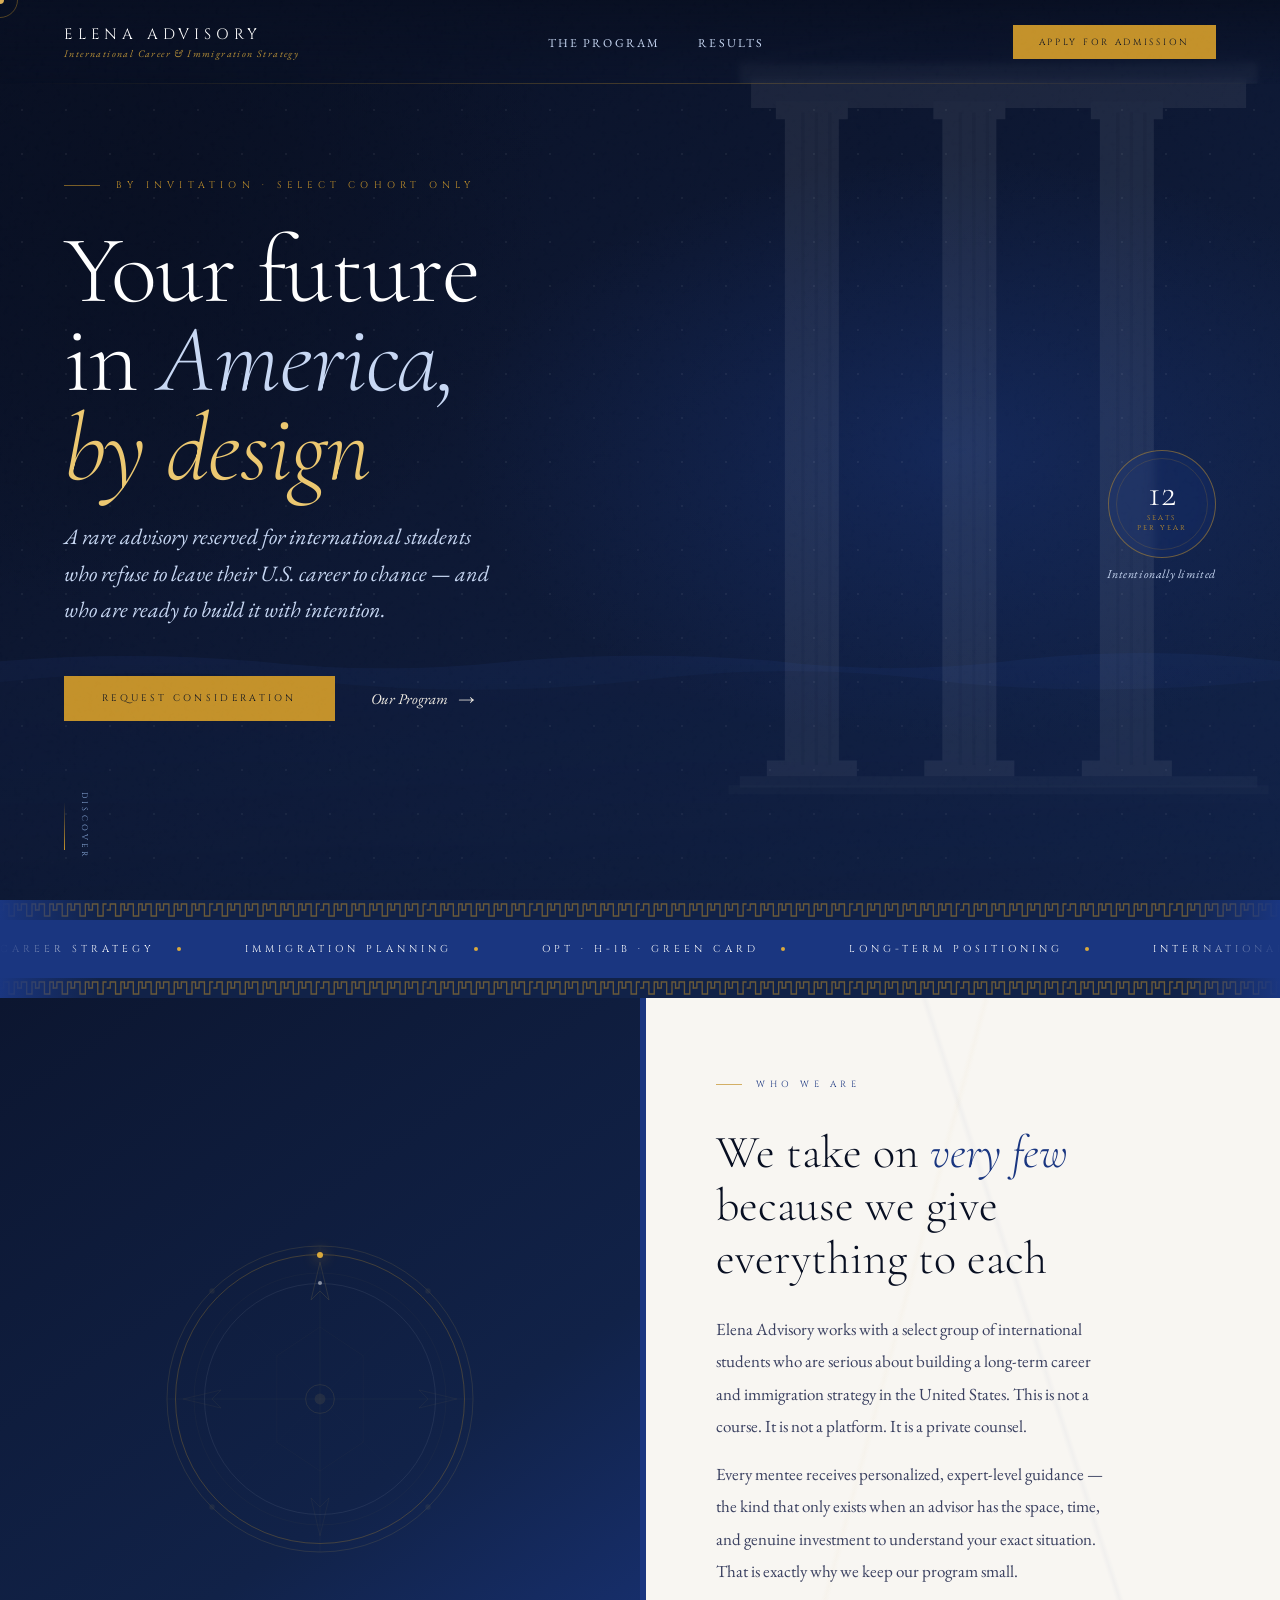
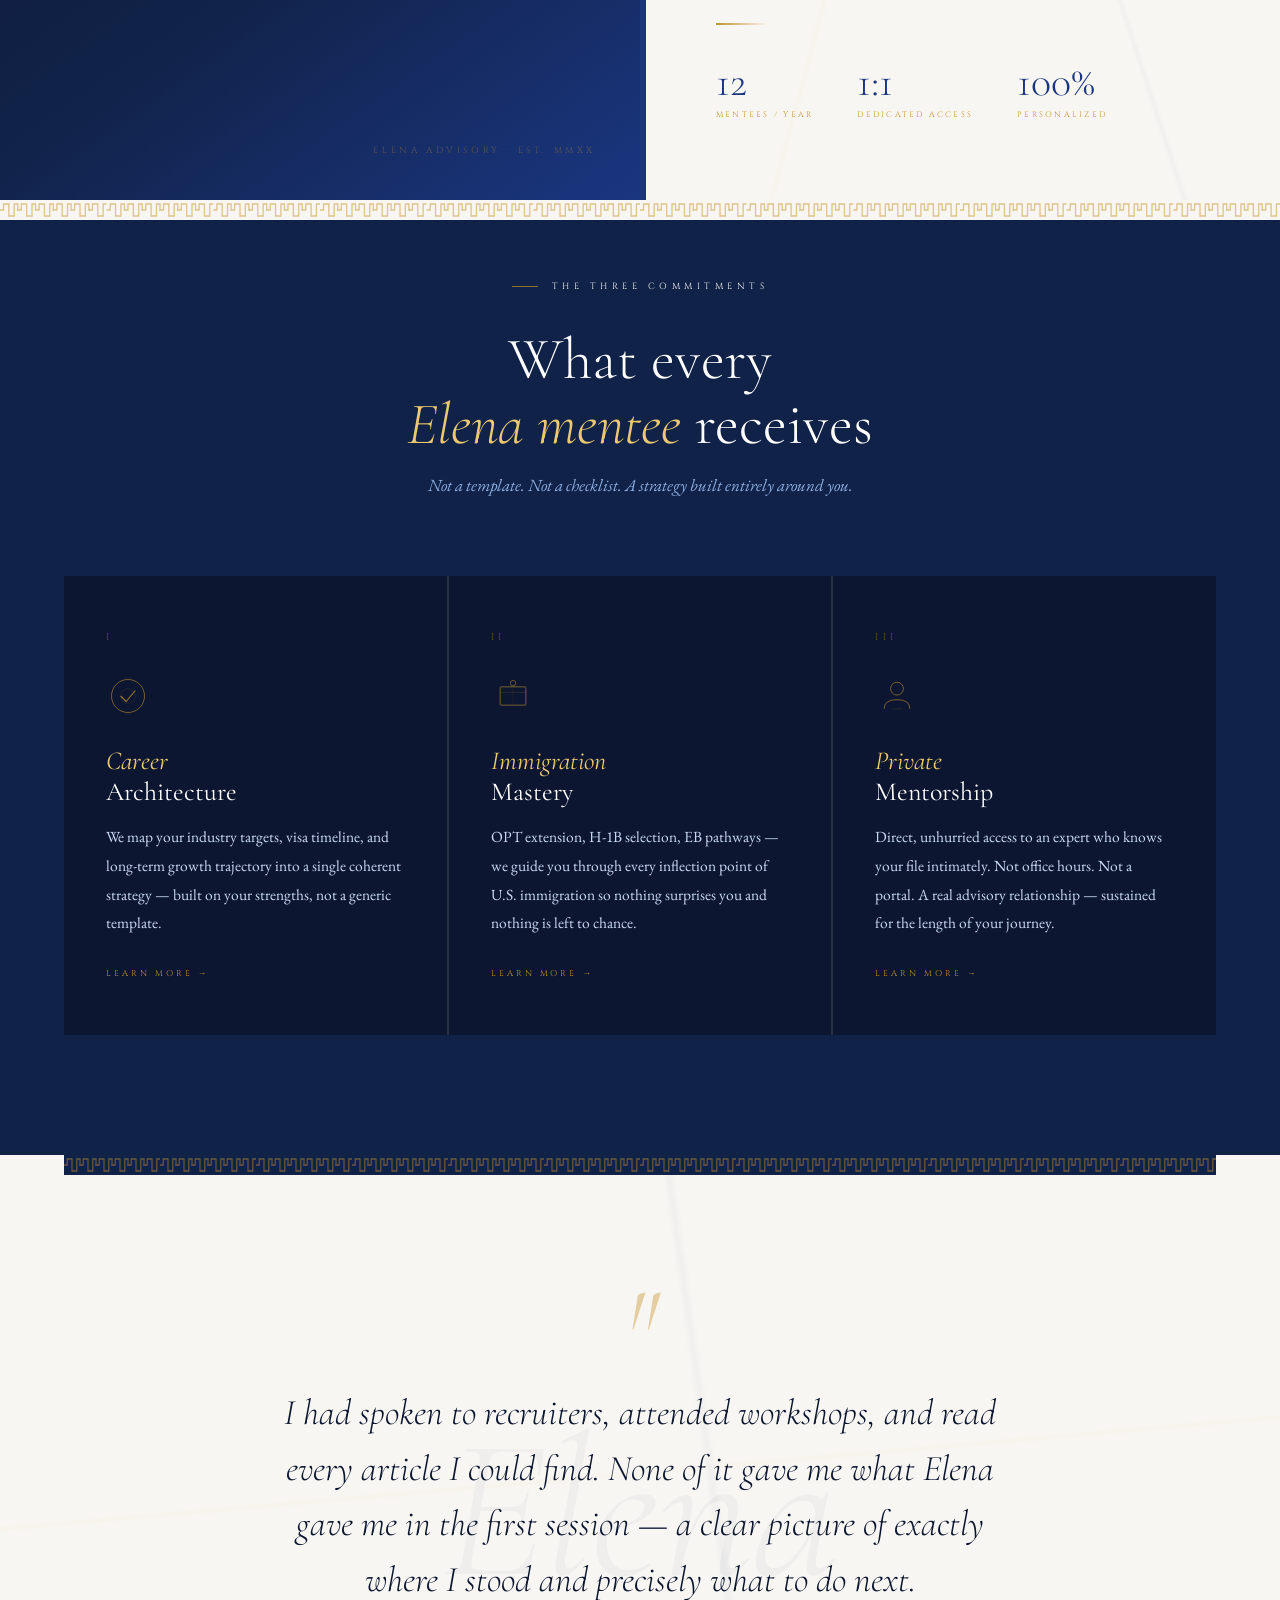
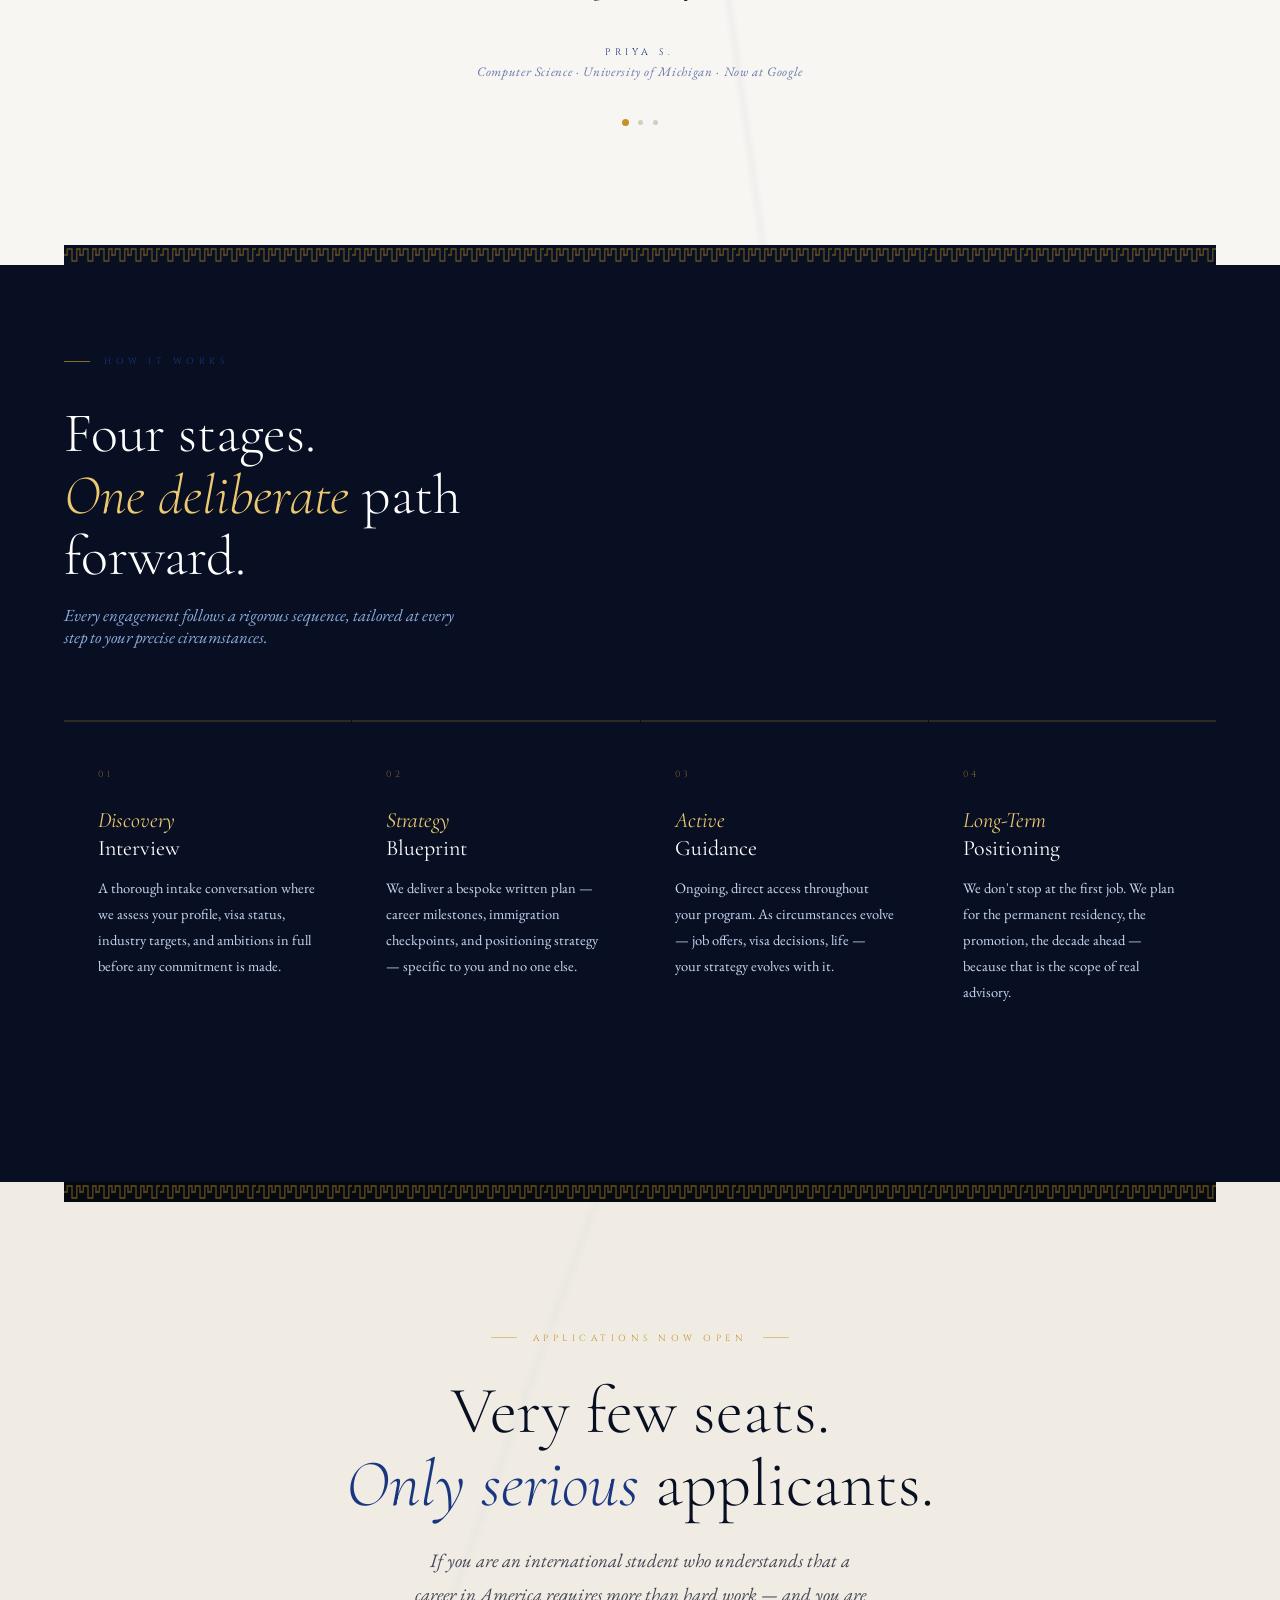
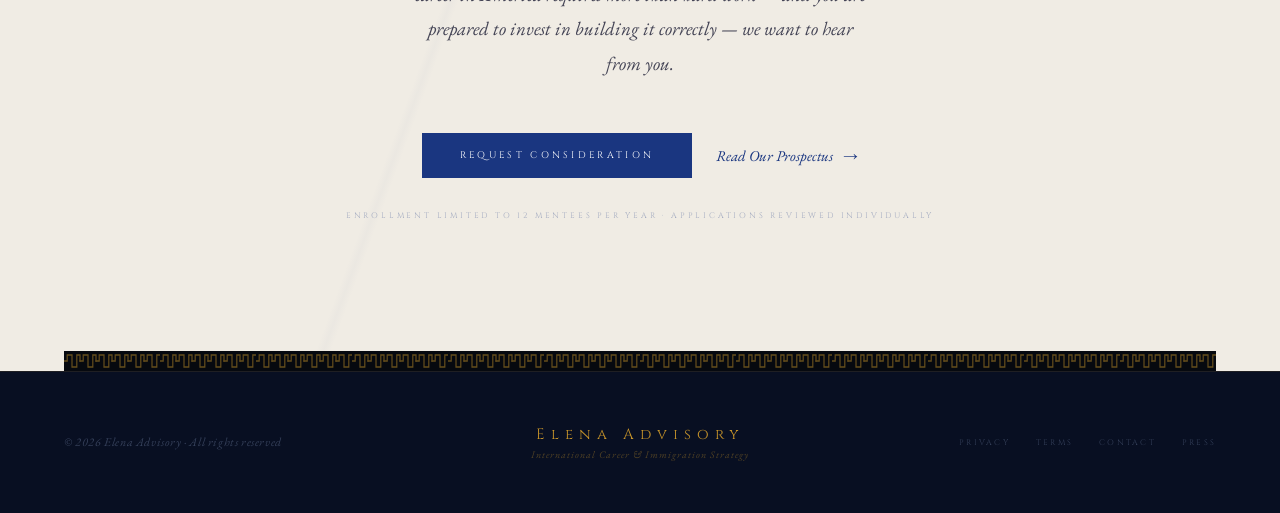
<file: index.html>
<!DOCTYPE html>
<html lang="en">

<head>
  <meta charset="UTF-8">
  <meta name="viewport" content="width=device-width, initial-scale=1.0">
  <meta name="description"
    content="Elena Advisory provides expert guidance for international students worldwide looking to study in the USA.">
  <title>Elena Advisory — Your Future in America, By Design</title>

  <!-- Open Graph -->
  <meta property="og:title" content="Elena Advisory | Study in the USA">
  <meta property="og:description"
    content="Expert advisory services for international students looking to study in the USA.">
  <meta property="og:type" content="website">

  <!-- CSS -->
  <link rel="stylesheet" href="styles.css">

  <!-- Favicon (placeholder) -->
  <link rel="icon" type="image/svg+xml" href="images/favicon.svg">

  <!-- Google Fonts -->
  <link rel="preconnect" href="https://fonts.googleapis.com">
  <link rel="preconnect" href="https://fonts.gstatic.com" crossorigin>
  <link
    href="https://fonts.googleapis.com/css2?family=Cormorant+Garamond:ital,wght@0,300;0,400;0,500;1,300;1,400&family=Cinzel:wght@400;500&family=EB+Garamond:ital,wght@0,400;1,400&display=swap"
    rel="stylesheet">

  <!-- Structured Data JSON-LD -->
  <script type="application/ld+json">
    {
      "@context": "https://schema.org",
      "@type": "EducationalOrganization",
      "name": "Elena Advisory",
      "description": "Advisory services to students from around the world planning to study in the USA.",
      "url": "https://elenaadvisory.com",
      "sameAs": []
    }
    </script>
</head>

<body>
  <div class="cursor" id="cursor"></div>
  <div class="cursor-ring" id="cursorRing"></div>

  <!-- Reusable Greek key meander symbol -->
  <svg style="display:none" xmlns="http://www.w3.org/2000/svg">
    <symbol id="mk" viewBox="0 0 120 20" preserveAspectRatio="xMidYMid slice">
      <g fill="none" stroke="#c4922a" stroke-width="1.5" opacity="0.5" stroke-linecap="square">
        <polyline points="0,10 4,10 4,4 10,4 10,16 16,16 16,4 20,4 20,10" />
        <polyline points="20,10 24,10 24,4 30,4 30,16 36,16 36,4 40,4 40,10" />
        <polyline points="40,10 44,10 44,4 50,4 50,16 56,16 56,4 60,4 60,10" />
        <polyline points="60,10 64,10 64,4 70,4 70,16 76,16 76,4 80,4 80,10" />
        <polyline points="80,10 84,10 84,4 90,4 90,16 96,16 96,4 100,4 100,10" />
        <polyline points="100,10 104,10 104,4 110,4 110,16 116,16 116,4 120,4" />
      </g>
    </symbol>
  </svg>

  <!-- NAV -->
  <nav>
    <div class="nav-logo-wrap">
      <div class="nav-logo">Elena Advisory</div>
      <div class="nav-tagline">International Career & Immigration Strategy</div>
    </div>
    <ul class="nav-links">
      <li><a href="program.html">The Program</a></li>
      <li><a href="docs/results.pdf" target="_blank" rel="noopener">Results</a></li>
    </ul>
    <a href="apply.html" class="nav-cta">Apply for Admission</a>
  </nav>

  <!-- HERO -->
  <section class="hero">
    <div class="hero-bg"></div>
    <div class="hero-dots"></div>

    <div class="hero-columns">
      <svg viewBox="0 0 500 800" preserveAspectRatio="xMidYMid meet" xmlns="http://www.w3.org/2000/svg" fill="none">
        <rect x="60" y="100" width="48" height="580" fill="white" />
        <rect x="52" y="90" width="64" height="16" fill="white" />
        <rect x="44" y="676" width="80" height="14" fill="white" />
        <line x1="76" y1="100" x2="76" y2="680" stroke="#000" stroke-width="3" opacity="0.15" />
        <line x1="88" y1="100" x2="88" y2="680" stroke="#000" stroke-width="3" opacity="0.15" />
        <line x1="100" y1="100" x2="100" y2="680" stroke="#000" stroke-width="3" opacity="0.15" />
        <rect x="200" y="100" width="48" height="580" fill="white" />
        <rect x="192" y="90" width="64" height="16" fill="white" />
        <rect x="184" y="676" width="80" height="14" fill="white" />
        <line x1="216" y1="100" x2="216" y2="680" stroke="#000" stroke-width="3" opacity="0.15" />
        <line x1="228" y1="100" x2="228" y2="680" stroke="#000" stroke-width="3" opacity="0.15" />
        <line x1="240" y1="100" x2="240" y2="680" stroke="#000" stroke-width="3" opacity="0.15" />
        <rect x="340" y="100" width="48" height="580" fill="white" />
        <rect x="332" y="90" width="64" height="16" fill="white" />
        <rect x="324" y="676" width="80" height="14" fill="white" />
        <line x1="356" y1="100" x2="356" y2="680" stroke="#000" stroke-width="3" opacity="0.15" />
        <line x1="368" y1="100" x2="368" y2="680" stroke="#000" stroke-width="3" opacity="0.15" />
        <line x1="380" y1="100" x2="380" y2="680" stroke="#000" stroke-width="3" opacity="0.15" />
        <rect x="30" y="70" width="440" height="26" fill="white" opacity="0.9" />
        <rect x="20" y="56" width="460" height="18" fill="white" opacity="0.6" />
        <polyline points="20,56 250,10 480,56" stroke="white" stroke-width="2" fill="none" opacity="0.4" />
        <rect x="20" y="690" width="460" height="10" fill="white" opacity="0.5" />
        <rect x="10" y="698" width="480" height="8" fill="white" opacity="0.3" />
      </svg>
    </div>

    <div class="water-surface">
      <svg viewBox="0 0 800 200" preserveAspectRatio="none" xmlns="http://www.w3.org/2000/svg">
        <defs>
          <linearGradient id="wg" x1="0%" y1="0%" x2="0%" y2="100%">
            <stop offset="0%" stop-color="#3560cc" stop-opacity="0.55" />
            <stop offset="100%" stop-color="#080f22" stop-opacity="0.9" />
          </linearGradient>
        </defs>
        <path id="wave1"
          d="M0,20 Q80,10 160,20 Q240,30 320,20 Q400,10 480,20 Q560,30 640,20 Q720,10 800,20 L800,200 L0,200 Z"
          fill="url(#wg)" />
        <path id="wave2" d="M0,35 Q100,22 200,35 Q300,48 400,33 Q500,20 600,35 Q700,48 800,33 L800,200 L0,200 Z"
          fill="#0c1630" opacity="0.55" />
      </svg>
    </div>

    <div class="hero-content">
      <div class="hero-eyebrow">By Invitation · Select Cohort Only</div>
      <h1 class="hero-title">
        Your future<br>in <em>America,</em><br><span class="gold-word">by design</span>
      </h1>
      <p class="hero-subtitle">
        A rare advisory reserved for international students who refuse to leave their U.S. career to chance — and who
        are ready to build it with intention.
      </p>
      <div class="hero-actions">
        <a href="apply.html" class="btn-primary">Request Consideration</a>
        <a href="#" class="btn-ghost">Our Program <span>→</span></a>
      </div>
    </div>

    <div class="seats-badge">
      <div class="seats-circle">
        <div class="seats-num">12</div>
        <div class="seats-label">Seats<br>Per Year</div>
      </div>
      <div class="seats-sub">Intentionally limited</div>
    </div>

    <div class="scroll-indicator">
      <div class="scroll-line"></div>
      <div class="scroll-text">Discover</div>
    </div>
  </section>

  <!-- MARQUEE with meander borders -->
  <div class="manifesto-band">
    <div class="meander-strip" style="background:var(--blue-deep);">
      <svg viewBox="0 0 1440 20" preserveAspectRatio="none" xmlns="http://www.w3.org/2000/svg">
        <rect width="1440" height="20" fill="#112248" />
        <use href="#mk" x="0" y="0" width="120" height="20" />
        <use href="#mk" x="120" y="0" width="120" height="20" />
        <use href="#mk" x="240" y="0" width="120" height="20" />
        <use href="#mk" x="360" y="0" width="120" height="20" />
        <use href="#mk" x="480" y="0" width="120" height="20" />
        <use href="#mk" x="600" y="0" width="120" height="20" />
        <use href="#mk" x="720" y="0" width="120" height="20" />
        <use href="#mk" x="840" y="0" width="120" height="20" />
        <use href="#mk" x="960" y="0" width="120" height="20" />
        <use href="#mk" x="1080" y="0" width="120" height="20" />
        <use href="#mk" x="1200" y="0" width="120" height="20" />
        <use href="#mk" x="1320" y="0" width="120" height="20" />
      </svg>
    </div>
    <div class="marquee-inner">
      <div class="manifesto-track">
        <div class="manifesto-item"><span>Career Strategy</span>
          <div class="manifesto-dot"></div>
        </div>
        <div class="manifesto-item"><span>Immigration Planning</span>
          <div class="manifesto-dot"></div>
        </div>
        <div class="manifesto-item"><span>OPT · H-1B · Green Card</span>
          <div class="manifesto-dot"></div>
        </div>
        <div class="manifesto-item"><span>Long-Term Positioning</span>
          <div class="manifesto-dot"></div>
        </div>
        <div class="manifesto-item"><span>International Talent</span>
          <div class="manifesto-dot"></div>
        </div>
        <div class="manifesto-item"><span>Select Mentorship</span>
          <div class="manifesto-dot"></div>
        </div>
        <div class="manifesto-item"><span>Expert Guidance</span>
          <div class="manifesto-dot"></div>
        </div>
        <div class="manifesto-item"><span>Personalized Counsel</span>
          <div class="manifesto-dot"></div>
        </div>
        <div class="manifesto-item"><span>Career Strategy</span>
          <div class="manifesto-dot"></div>
        </div>
        <div class="manifesto-item"><span>Immigration Planning</span>
          <div class="manifesto-dot"></div>
        </div>
        <div class="manifesto-item"><span>OPT · H-1B · Green Card</span>
          <div class="manifesto-dot"></div>
        </div>
        <div class="manifesto-item"><span>Long-Term Positioning</span>
          <div class="manifesto-dot"></div>
        </div>
        <div class="manifesto-item"><span>International Talent</span>
          <div class="manifesto-dot"></div>
        </div>
        <div class="manifesto-item"><span>Select Mentorship</span>
          <div class="manifesto-dot"></div>
        </div>
        <div class="manifesto-item"><span>Expert Guidance</span>
          <div class="manifesto-dot"></div>
        </div>
        <div class="manifesto-item"><span>Personalized Counsel</span>
          <div class="manifesto-dot"></div>
        </div>
      </div>
    </div>
    <div class="meander-strip" style="background:var(--blue-deep);">
      <svg viewBox="0 0 1440 20" preserveAspectRatio="none" xmlns="http://www.w3.org/2000/svg">
        <rect width="1440" height="20" fill="#112248" />
        <use href="#mk" x="0" y="0" width="120" height="20" />
        <use href="#mk" x="120" y="0" width="120" height="20" />
        <use href="#mk" x="240" y="0" width="120" height="20" />
        <use href="#mk" x="360" y="0" width="120" height="20" />
        <use href="#mk" x="480" y="0" width="120" height="20" />
        <use href="#mk" x="600" y="0" width="120" height="20" />
        <use href="#mk" x="720" y="0" width="120" height="20" />
        <use href="#mk" x="840" y="0" width="120" height="20" />
        <use href="#mk" x="960" y="0" width="120" height="20" />
        <use href="#mk" x="1080" y="0" width="120" height="20" />
        <use href="#mk" x="1200" y="0" width="120" height="20" />
        <use href="#mk" x="1320" y="0" width="120" height="20" />
      </svg>
    </div>
  </div>

  <!-- ABOUT -->
  <section class="section-about">
    <div class="about-visual">
      <div class="crest-container">
        <svg viewBox="0 0 400 400" fill="none" xmlns="http://www.w3.org/2000/svg">
          <circle cx="200" cy="200" r="170" stroke="#c9a84c" stroke-width="0.8" />
          <circle cx="200" cy="200" r="140" stroke="#c9a84c" stroke-width="0.4" opacity="0.5" />
          <line x1="200" y1="30" x2="200" y2="370" stroke="#c9a84c" stroke-width="0.6" opacity="0.4" />
          <line x1="30" y1="200" x2="370" y2="200" stroke="#c9a84c" stroke-width="0.6" opacity="0.4" />
          <line x1="80" y1="80" x2="320" y2="320" stroke="#c9a84c" stroke-width="0.3" opacity="0.2" />
          <line x1="320" y1="80" x2="80" y2="320" stroke="#c9a84c" stroke-width="0.3" opacity="0.2" />
          <path d="M200,48 L210,90 L200,80 L190,90 Z" stroke="#c9a84c" stroke-width="0.8" fill="none" />
          <path d="M200,352 L210,310 L200,320 L190,310 Z" stroke="#c9a84c" stroke-width="0.8" fill="none"
            opacity="0.4" />
          <path d="M352,200 L310,210 L320,200 L310,190 Z" stroke="#c9a84c" stroke-width="0.8" fill="none"
            opacity="0.4" />
          <path d="M48,200 L90,210 L80,200 L90,190 Z" stroke="#c9a84c" stroke-width="0.8" fill="none" opacity="0.4" />
          <polygon points="200,120 248,152 248,248 200,280 152,248 152,152" stroke="#c9a84c" stroke-width="0.5"
            opacity="0.3" />
          <circle cx="200" cy="200" r="16" stroke="#c9a84c" stroke-width="1" opacity="0.7" />
          <circle cx="200" cy="200" r="6" fill="#c9a84c" opacity="0.5" />
          <circle cx="320" cy="80" r="3" fill="#c9a84c" opacity="0.4" />
          <circle cx="80" cy="80" r="3" fill="#c9a84c" opacity="0.4" />
          <circle cx="320" cy="320" r="3" fill="#c9a84c" opacity="0.4" />
          <circle cx="80" cy="320" r="3" fill="#c9a84c" opacity="0.4" />
        </svg>
      </div>
      <div class="orb-container">
        <div class="orb">
          <div class="orb-inner"></div>
        </div>
      </div>
      <div class="visual-badge">ELENA ADVISORY · EST. MMXX</div>
    </div>
    <div class="about-content">
      <div class="section-label reveal">Who We Are</div>
      <h2 class="about-heading reveal reveal-delay-1">We take on <em>very few</em><br>because we give<br>everything to
        each</h2>
      <p class="about-text reveal reveal-delay-2">Elena Advisory works with a select group of international students who
        are serious about building a long-term career and immigration strategy in the United States. This is not a
        course. It is not a platform. It is a private counsel.</p>
      <p class="about-text reveal reveal-delay-3">Every mentee receives personalized, expert-level guidance — the kind
        that only exists when an advisor has the space, time, and genuine investment to understand your exact situation.
        That is exactly why we keep our program small.</p>
      <div class="about-divider reveal reveal-delay-3"></div>
      <div class="about-stats reveal reveal-delay-4">
        <div>
          <div class="stat-num">12</div>
          <div class="stat-label">Mentees / Year</div>
        </div>
        <div>
          <div class="stat-num">1:1</div>
          <div class="stat-label">Dedicated Access</div>
        </div>
        <div>
          <div class="stat-num">100%</div>
          <div class="stat-label">Personalized</div>
        </div>
      </div>
    </div>
  </section>

  <!-- PILLARS (blue) with meander top -->
  <section class="section-pillars">
    <div class="meander-strip" style="position:absolute;top:0;left:0;right:0;background:var(--white-marble);">
      <svg viewBox="0 0 1440 20" preserveAspectRatio="none" xmlns="http://www.w3.org/2000/svg">
        <rect width="1440" height="20" fill="#f8f6f2" />
        <use href="#mk" x="0" y="0" width="120" height="20" />
        <use href="#mk" x="120" y="0" width="120" height="20" />
        <use href="#mk" x="240" y="0" width="120" height="20" />
        <use href="#mk" x="360" y="0" width="120" height="20" />
        <use href="#mk" x="480" y="0" width="120" height="20" />
        <use href="#mk" x="600" y="0" width="120" height="20" />
        <use href="#mk" x="720" y="0" width="120" height="20" />
        <use href="#mk" x="840" y="0" width="120" height="20" />
        <use href="#mk" x="960" y="0" width="120" height="20" />
        <use href="#mk" x="1080" y="0" width="120" height="20" />
        <use href="#mk" x="1200" y="0" width="120" height="20" />
        <use href="#mk" x="1320" y="0" width="120" height="20" />
      </svg>
    </div>
    <div class="pillars-header reveal">
      <div class="section-label" style="justify-content:center;color:var(--white-pure);">The Three Commitments</div>
      <h2 class="pillars-heading">What every<br><em>Elena mentee</em> receives</h2>
      <p class="pillars-sub">Not a template. Not a checklist. A strategy built entirely around you.</p>
    </div>
    <div class="pillars-grid">
      <div class="pillar reveal">
        <div class="pillar-num">I</div>
        <svg class="pillar-icon" viewBox="0 0 48 48" fill="none">
          <circle cx="24" cy="24" r="18" stroke="#c4922a" stroke-width="0.8" />
          <path d="M16,24 L22,30 L32,18" stroke="#c4922a" stroke-width="1.2" />
          <circle cx="24" cy="24" r="8" stroke="#c4922a" stroke-width="0.4" opacity="0.4" />
        </svg>
        <h3 class="pillar-title"><em>Career</em><br>Architecture</h3>
        <p class="pillar-text">We map your industry targets, visa timeline, and long-term growth trajectory into a
          single coherent strategy — built on your strengths, not a generic template.</p>
        <a href="#" class="pillar-link">Learn More →</a>
        <div class="pillar-line"></div>
      </div>
      <div class="pillar reveal reveal-delay-2">
        <div class="pillar-num">II</div>
        <svg class="pillar-icon" viewBox="0 0 48 48" fill="none">
          <rect x="10" y="14" width="28" height="20" rx="1" stroke="#c4922a" stroke-width="0.8" />
          <line x1="10" y1="20" x2="38" y2="20" stroke="#c4922a" stroke-width="0.5" opacity="0.5" />
          <line x1="24" y1="14" x2="24" y2="34" stroke="#c4922a" stroke-width="0.4" opacity="0.3" />
          <circle cx="24" cy="10" r="3" stroke="#c4922a" stroke-width="0.7" />
        </svg>
        <h3 class="pillar-title"><em>Immigration</em><br>Mastery</h3>
        <p class="pillar-text">OPT extension, H-1B selection, EB pathways — we guide you through every inflection point
          of U.S. immigration so nothing surprises you and nothing is left to chance.</p>
        <a href="#" class="pillar-link">Learn More →</a>
        <div class="pillar-line"></div>
      </div>
      <div class="pillar reveal reveal-delay-4">
        <div class="pillar-num">III</div>
        <svg class="pillar-icon" viewBox="0 0 48 48" fill="none">
          <circle cx="24" cy="16" r="7" stroke="#c4922a" stroke-width="0.8" />
          <path d="M10,38 Q10,28 24,28 Q38,28 38,38" stroke="#c4922a" stroke-width="0.8" fill="none" />
          <line x1="18" y1="38" x2="30" y2="38" stroke="#c4922a" stroke-width="0.5" opacity="0.4" />
        </svg>
        <h3 class="pillar-title"><em>Private</em><br>Mentorship</h3>
        <p class="pillar-text">Direct, unhurried access to an expert who knows your file intimately. Not office hours.
          Not a portal. A real advisory relationship — sustained for the length of your journey.</p>
        <a href="#" class="pillar-link">Learn More →</a>
        <div class="pillar-line"></div>
      </div>
    </div>
  </section>

  <!-- TESTIMONIALS (white marble) with meander borders -->
  <section class="section-testimonial">
    <div class="meander-strip" style="background:var(--blue-deep);width:100%;">
      <svg viewBox="0 0 1440 20" preserveAspectRatio="none" xmlns="http://www.w3.org/2000/svg">
        <rect width="1440" height="20" fill="#112248" />
        <use href="#mk" x="0" y="0" width="120" height="20" />
        <use href="#mk" x="120" y="0" width="120" height="20" />
        <use href="#mk" x="240" y="0" width="120" height="20" />
        <use href="#mk" x="360" y="0" width="120" height="20" />
        <use href="#mk" x="480" y="0" width="120" height="20" />
        <use href="#mk" x="600" y="0" width="120" height="20" />
        <use href="#mk" x="720" y="0" width="120" height="20" />
        <use href="#mk" x="840" y="0" width="120" height="20" />
        <use href="#mk" x="960" y="0" width="120" height="20" />
        <use href="#mk" x="1080" y="0" width="120" height="20" />
        <use href="#mk" x="1200" y="0" width="120" height="20" />
        <use href="#mk" x="1320" y="0" width="120" height="20" />
      </svg>
    </div>
    <div class="testimonial-bg-text">Elena</div>
    <div class="testimonial-inner">
      <div class="testimonial-content">
        <span class="quote-mark">"</span>
        <p class="testimonial-text" id="testimonialText">I had spoken to recruiters, attended workshops, and read every
          article I could find. None of it gave me what Elena gave me in the first session — a clear picture of exactly
          where I stood and precisely what to do next.</p>
        <div class="testimonial-author" id="testimonialAuthor">Priya S.</div>
        <div class="testimonial-origin" id="testimonialOrigin">Computer Science · University of Michigan · Now at Google
        </div>
        <div class="testimonial-dots">
          <div class="t-dot active" data-idx="0"></div>
          <div class="t-dot" data-idx="1"></div>
          <div class="t-dot" data-idx="2"></div>
        </div>
      </div>
    </div>
    <div class="meander-strip" style="background:var(--blue-ink);width:100%;">
      <svg viewBox="0 0 1440 20" preserveAspectRatio="none" xmlns="http://www.w3.org/2000/svg">
        <rect width="1440" height="20" fill="#080f22" />
        <use href="#mk" x="0" y="0" width="120" height="20" />
        <use href="#mk" x="120" y="0" width="120" height="20" />
        <use href="#mk" x="240" y="0" width="120" height="20" />
        <use href="#mk" x="360" y="0" width="120" height="20" />
        <use href="#mk" x="480" y="0" width="120" height="20" />
        <use href="#mk" x="600" y="0" width="120" height="20" />
        <use href="#mk" x="720" y="0" width="120" height="20" />
        <use href="#mk" x="840" y="0" width="120" height="20" />
        <use href="#mk" x="960" y="0" width="120" height="20" />
        <use href="#mk" x="1080" y="0" width="120" height="20" />
        <use href="#mk" x="1200" y="0" width="120" height="20" />
        <use href="#mk" x="1320" y="0" width="120" height="20" />
      </svg>
    </div>
  </section>

  <!-- PROCESS (dark blue) -->
  <section class="section-process">
    <div class="process-header reveal">
      <div class="section-label">How It Works</div>
      <h2 class="process-heading">Four stages.<br><em>One deliberate</em> path forward.</h2>
      <p class="process-sub">Every engagement follows a rigorous sequence, tailored at every step to your precise
        circumstances.</p>
    </div>
    <div class="process-steps">
      <div class="process-step reveal">
        <div class="step-num">01</div>
        <h3 class="step-title"><em>Discovery</em><br>Interview</h3>
        <p class="step-text">A thorough intake conversation where we assess your profile, visa status, industry targets,
          and ambitions in full before any commitment is made.</p>
      </div>
      <div class="process-step reveal reveal-delay-1">
        <div class="step-num">02</div>
        <h3 class="step-title"><em>Strategy</em><br>Blueprint</h3>
        <p class="step-text">We deliver a bespoke written plan — career milestones, immigration checkpoints, and
          positioning strategy — specific to you and no one else.</p>
      </div>
      <div class="process-step reveal reveal-delay-2">
        <div class="step-num">03</div>
        <h3 class="step-title"><em>Active</em><br>Guidance</h3>
        <p class="step-text">Ongoing, direct access throughout your program. As circumstances evolve — job offers, visa
          decisions, life — your strategy evolves with it.</p>
      </div>
      <div class="process-step reveal reveal-delay-3">
        <div class="step-num">04</div>
        <h3 class="step-title"><em>Long-Term</em><br>Positioning</h3>
        <p class="step-text">We don't stop at the first job. We plan for the permanent residency, the promotion, the
          decade ahead — because that is the scope of real advisory.</p>
      </div>
    </div>
  </section>

  <!-- CTA (white marble) -->
  <section class="section-cta">
    <div class="meander-strip" style="background:var(--blue-ink);width:100%;">
      <svg viewBox="0 0 1440 20" preserveAspectRatio="none" xmlns="http://www.w3.org/2000/svg">
        <rect width="1440" height="20" fill="#06090f" />
        <use href="#mk" x="0" y="0" width="120" height="20" />
        <use href="#mk" x="120" y="0" width="120" height="20" />
        <use href="#mk" x="240" y="0" width="120" height="20" />
        <use href="#mk" x="360" y="0" width="120" height="20" />
        <use href="#mk" x="480" y="0" width="120" height="20" />
        <use href="#mk" x="600" y="0" width="120" height="20" />
        <use href="#mk" x="720" y="0" width="120" height="20" />
        <use href="#mk" x="840" y="0" width="120" height="20" />
        <use href="#mk" x="960" y="0" width="120" height="20" />
        <use href="#mk" x="1080" y="0" width="120" height="20" />
        <use href="#mk" x="1200" y="0" width="120" height="20" />
        <use href="#mk" x="1320" y="0" width="120" height="20" />
      </svg>
    </div>
    <div class="cta-inner">
      <div class="cta-eyebrow reveal">Applications Now Open</div>
      <h2 class="cta-heading reveal">Very few seats.<br><em>Only serious</em> applicants.</h2>
      <p class="cta-text reveal reveal-delay-1">If you are an international student who understands that a career in
        America requires more than hard work — and you are prepared to invest in building it correctly — we want to
        hear from you.</p>
      <div class="cta-actions reveal reveal-delay-2">
        <a href="apply.html" class="btn-dark">Request Consideration</a>
        <a href="Files/ElenaAdvisory_Prospectus.pdf" class="btn-ghost-dark" download="ElenaAdvisory_Prospectus.pdf">Read
          Our Prospectus
          <span>→</span></a>
      </div>
      <div class="cta-note reveal reveal-delay-3">Enrollment limited to 12 mentees per year · Applications reviewed
        individually</div>
    </div>
    <div class="meander-strip" style="background:var(--ink);width:100%;">
      <svg viewBox="0 0 1440 20" preserveAspectRatio="none" xmlns="http://www.w3.org/2000/svg">
        <rect width="1440" height="20" fill="#06090f" />
        <use href="#mk" x="0" y="0" width="120" height="20" />
        <use href="#mk" x="120" y="0" width="120" height="20" />
        <use href="#mk" x="240" y="0" width="120" height="20" />
        <use href="#mk" x="360" y="0" width="120" height="20" />
        <use href="#mk" x="480" y="0" width="120" height="20" />
        <use href="#mk" x="600" y="0" width="120" height="20" />
        <use href="#mk" x="720" y="0" width="120" height="20" />
        <use href="#mk" x="840" y="0" width="120" height="20" />
        <use href="#mk" x="960" y="0" width="120" height="20" />
        <use href="#mk" x="1080" y="0" width="120" height="20" />
        <use href="#mk" x="1200" y="0" width="120" height="20" />
        <use href="#mk" x="1320" y="0" width="120" height="20" />
      </svg>
    </div>
  </section>

  <!-- FOOTER -->
  <footer>
    <div class="footer-left">© 2026 Elena Advisory · All rights reserved</div>
    <div class="footer-logo-wrap">
      <div class="footer-logo">Elena Advisory</div>
      <div class="footer-logo-sub">International Career & Immigration Strategy</div>
    </div>
    <div class="footer-right">
      <a href="docs/privacy.pdf" target="_blank" rel="noopener">Privacy</a><a href="docs/terms.pdf" target="_blank" rel="noopener">Terms</a><a href="apply.html">Contact</a><a href="docs/press.pdf" target="_blank" rel="noopener">Press</a>
    </div>
  </footer>

  <!-- JavaScript -->
  <script src="script.js" defer></script>
</body>

</html>
</file>
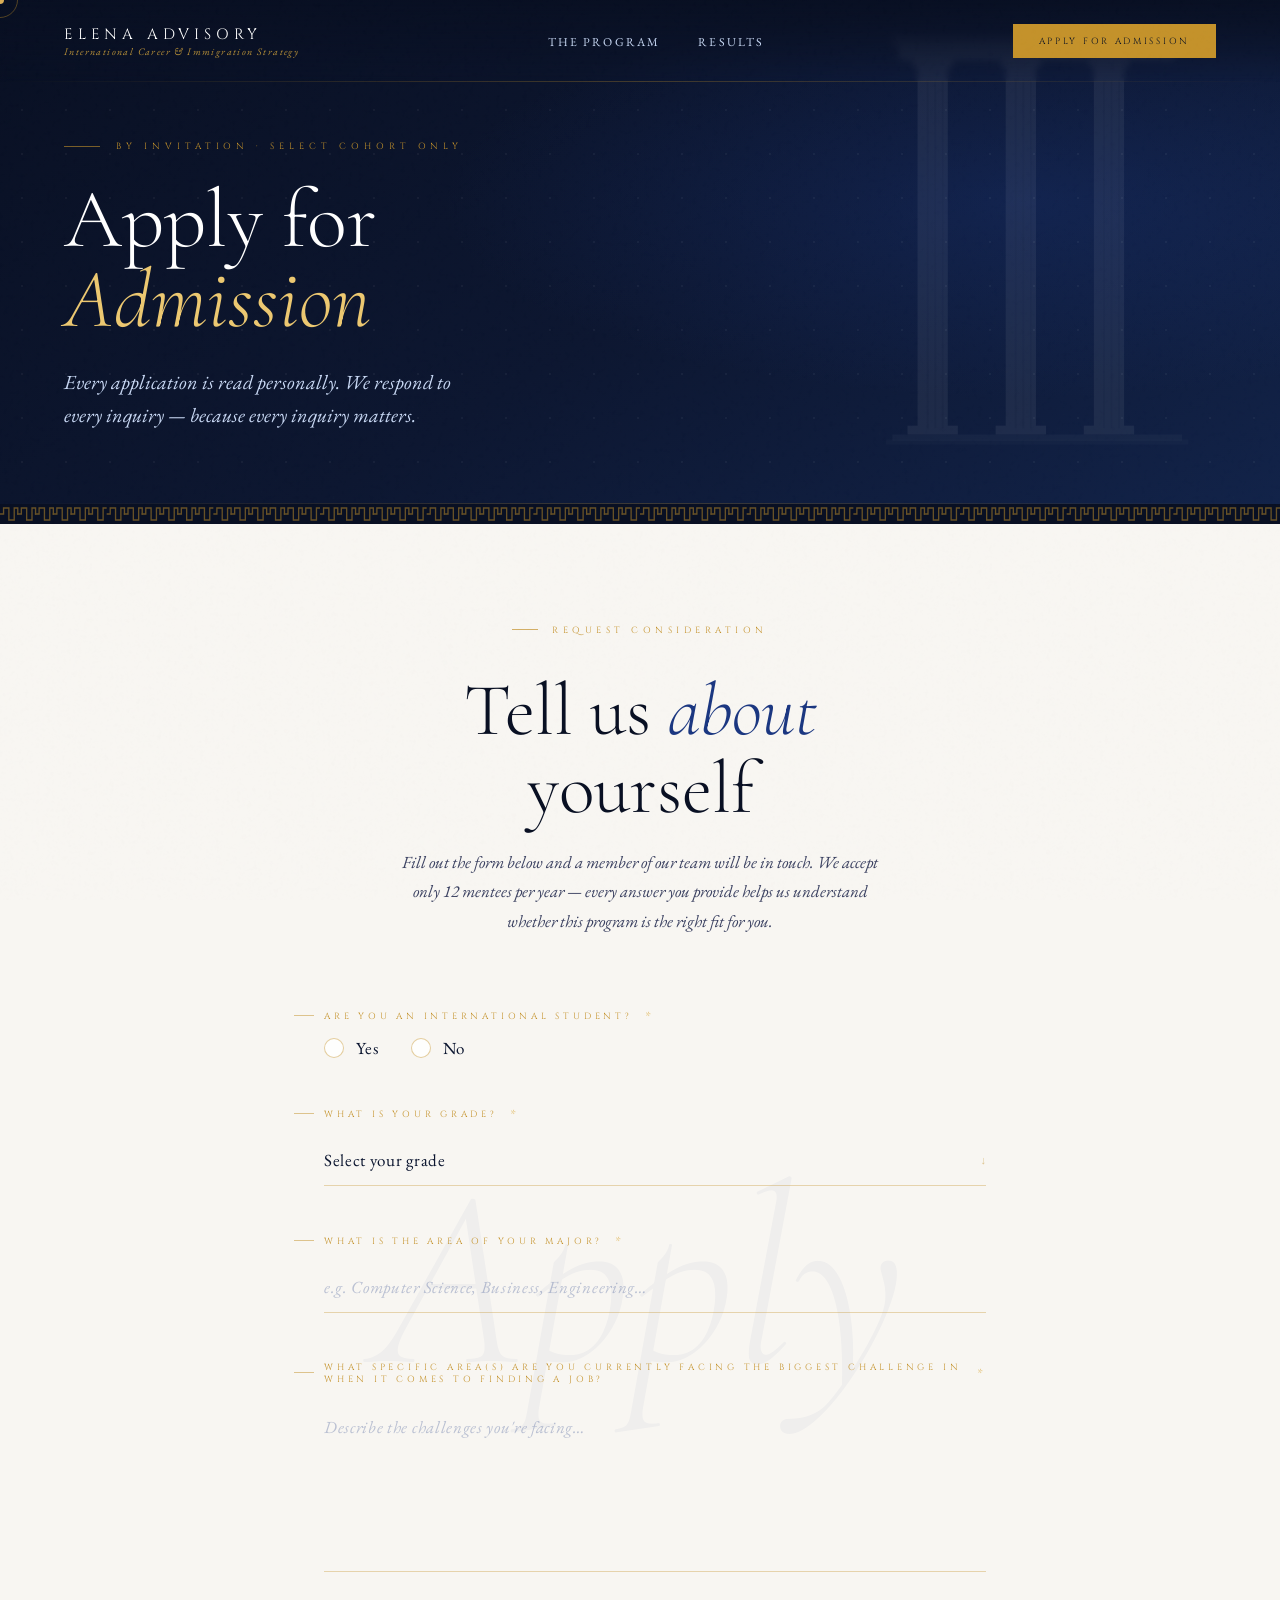
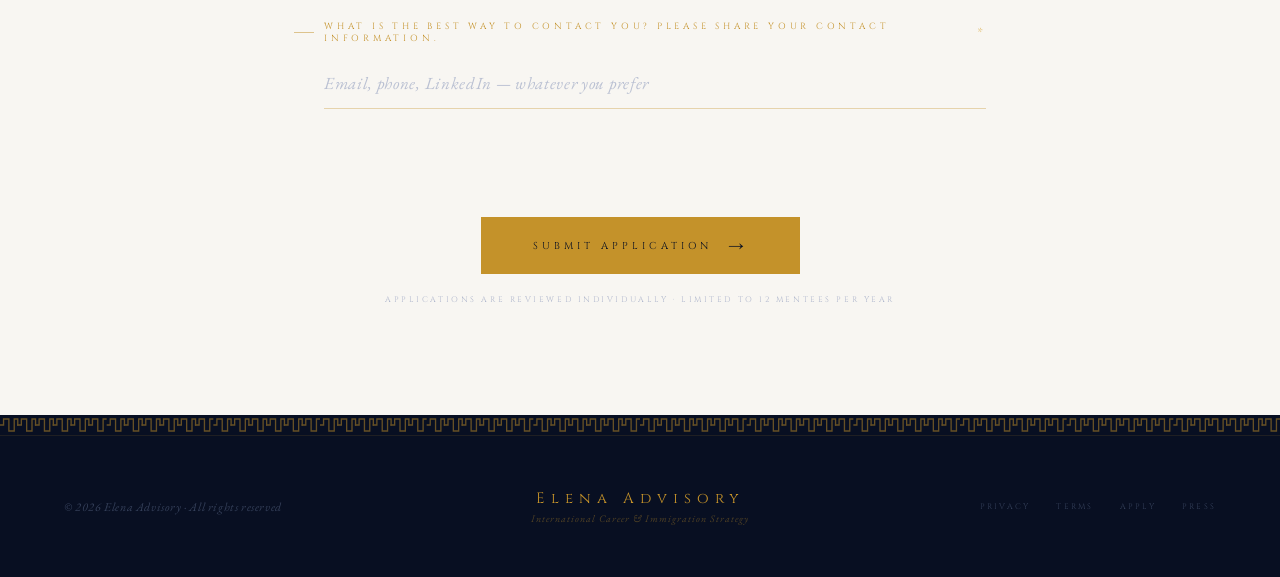
<file: apply.html>
<!DOCTYPE html>
<html lang="en">

<head>
  <meta charset="UTF-8">
  <meta name="viewport" content="width=device-width, initial-scale=1.0">
  <meta name="description"
    content="Apply for admission to Elena Advisory — a private counsel for international students building long-term careers in the USA.">
  <title>Apply for Admission | Elena Advisory</title>

  <!-- Open Graph -->
  <meta property="og:title" content="Apply for Admission | Elena Advisory">
  <meta property="og:description"
    content="Submit your inquiry to Elena Advisory. Every application is read personally.">
  <meta property="og:type" content="website">

  <!-- CSS -->
  <link rel="stylesheet" href="styles.css">

  <!-- Favicon (placeholder) -->
  <link rel="icon" type="image/svg+xml" href="images/favicon.svg">

  <!-- Google Fonts -->
  <link rel="preconnect" href="https://fonts.googleapis.com">
  <link rel="preconnect" href="https://fonts.gstatic.com" crossorigin>
  <link
    href="https://fonts.googleapis.com/css2?family=Cormorant+Garamond:ital,wght@0,300;0,400;0,500;1,300;1,400&family=Cinzel:wght@400;500&family=EB+Garamond:ital,wght@0,400;1,400&display=swap"
    rel="stylesheet">

  <!-- Structured Data -->
  <script type="application/ld+json">
  {
    "@context": "https://schema.org",
    "@type": "EducationalOrganization",
    "name": "Elena Advisory",
    "description": "Advisory services to students from around the world planning to study in the USA.",
    "url": "https://elenaadvisory.com"
  }
  </script>

  <style>
    /* ── Page-specific overrides ── */

    /* Page Hero — full-width dark banner replacing the home hero */
    .page-hero {
      position: relative;
      min-height: 52vh;
      display: flex;
      align-items: flex-end;
      overflow: hidden;
      background:
        radial-gradient(ellipse 70% 60% at 80% 40%, rgba(34, 72, 168, .22) 0%, transparent 65%),
        linear-gradient(150deg, var(--blue-ink) 0%, var(--blue-night) 55%, var(--blue-deep) 100%);
    }

    .page-hero-bg {
      position: absolute;
      inset: 0;
      background-image: radial-gradient(circle, rgba(255, 255, 255, .045) 1px, transparent 1px);
      background-size: 44px 44px;
      pointer-events: none;
    }

    .page-hero-columns {
      position: absolute;
      right: 0;
      top: 0;
      bottom: 0;
      width: 38%;
      pointer-events: none;
      opacity: .06;
    }

    .page-hero-columns svg {
      width: 100%;
      height: 100%;
    }

    .page-hero-content {
      position: relative;
      z-index: 10;
      padding: 140px 64px 72px;
      width: 100%;
    }

    .page-hero-eyebrow {
      font-family: 'Cinzel', serif;
      font-size: 9px;
      letter-spacing: .55em;
      color: var(--gold);
      text-transform: uppercase;
      display: flex;
      align-items: center;
      gap: 16px;
      margin-bottom: 28px;
      opacity: 0;
      animation: fadeUp 1.2s ease forwards .6s;
    }

    .page-hero-eyebrow::before {
      content: '';
      width: 36px;
      height: 1px;
      background: var(--gold);
      opacity: .6;
    }

    .page-hero-title {
      font-family: 'Cormorant Garamond', serif;
      font-size: clamp(48px, 6.5vw, 90px);
      font-weight: 300;
      line-height: .96;
      color: var(--white-pure);
      opacity: 0;
      animation: fadeUp 1.3s ease forwards .8s;
    }

    .page-hero-title em {
      font-style: italic;
      color: var(--gold-pale);
    }

    .page-hero-sub {
      font-family: 'EB Garamond', serif;
      font-style: italic;
      font-size: clamp(16px, 1.8vw, 20px);
      color: var(--blue-mist);
      line-height: 1.65;
      max-width: 420px;
      margin-top: 26px;
      opacity: 0;
      animation: fadeUp 1.3s ease forwards 1s;
    }

    .page-hero-rule {
      position: absolute;
      bottom: 0;
      left: 0;
      right: 0;
      height: 1px;
      background: linear-gradient(90deg, transparent, rgba(196, 146, 42, .25), transparent);
    }

    /* Override inquiry section for white-marble background */
    .section-inquiry {
      background: var(--white-marble);
    }

    /* Ghost watermark — match testimonials subtle blue tint */
    .section-inquiry .inquiry-bg-text {
      color: rgba(26, 54, 128, .04);
    }

    /* Heading & subtext */
    .section-inquiry .inquiry-heading {
      color: var(--blue-ink);
    }

    .section-inquiry .inquiry-heading em {
      color: var(--blue-royal);
    }

    .section-inquiry .inquiry-sub {
      color: #3a4060;
    }

    /* Radio buttons */
    .section-inquiry .radio-custom {
      background: rgba(255, 255, 255, .85);
      border-color: rgba(196, 146, 42, .45);
    }

    .section-inquiry .radio-text {
      color: var(--blue-night);
    }

    .section-inquiry .radio-option:hover .radio-text {
      color: var(--blue-ink);
    }

    /* Select dropdown */
    .section-inquiry .select-wrap select {
      background: transparent;
      color: var(--blue-night);
      border-bottom-color: rgba(196, 146, 42, .35);
    }

    .section-inquiry .select-wrap select:focus {
      color: var(--blue-ink);
    }

    /* Text inputs & textarea */
    .section-inquiry .form-input,
    .section-inquiry .form-textarea {
      color: var(--blue-night);
      border-bottom-color: rgba(196, 146, 42, .35);
    }

    .section-inquiry .form-input::placeholder,
    .section-inquiry .form-textarea::placeholder {
      color: rgba(26, 54, 128, .28);
    }

    .section-inquiry .form-input:focus,
    .section-inquiry .form-textarea:focus {
      color: var(--blue-ink);
    }

    /* Form note */
    .section-inquiry .form-note {
      color: rgba(26, 54, 128, .32);
    }

    /* Success state */
    .section-inquiry .form-success {
      border-color: rgba(196, 146, 42, .25);
    }

    .section-inquiry .success-title {
      color: var(--blue-ink);
    }

    .section-inquiry .success-sub {
      color: #3a4060;
    }
  </style>
</head>

<body>
  <div class="cursor" id="cursor"></div>
  <div class="cursor-ring" id="cursorRing"></div>

  <!-- Reusable Greek key meander symbol -->
  <svg style="display:none" xmlns="http://www.w3.org/2000/svg">
    <symbol id="mk" viewBox="0 0 120 20" preserveAspectRatio="xMidYMid slice">
      <g fill="none" stroke="#c4922a" stroke-width="1.5" opacity="0.5" stroke-linecap="square">
        <polyline points="0,10 4,10 4,4 10,4 10,16 16,16 16,4 20,4 20,10" />
        <polyline points="20,10 24,10 24,4 30,4 30,16 36,16 36,4 40,4 40,10" />
        <polyline points="40,10 44,10 44,4 50,4 50,16 56,16 56,4 60,4 60,10" />
        <polyline points="60,10 64,10 64,4 70,4 70,16 76,16 76,4 80,4 80,10" />
        <polyline points="80,10 84,10 84,4 90,4 90,16 96,16 96,4 100,4 100,10" />
        <polyline points="100,10 104,10 104,4 110,4 110,16 116,16 116,4 120,4" />
      </g>
    </symbol>
  </svg>

  <!-- NAV -->
  <nav>
    <div class="nav-logo-wrap">
      <a href="index.html" style="text-decoration:none;">
        <div class="nav-logo">Elena Advisory</div>
        <div class="nav-tagline">International Career &amp; Immigration Strategy</div>
      </a>
    </div>
    <ul class="nav-links">
      <li><a href="index.html#program">The Program</a></li>
      <li><a href="docs/results.pdf" target="_blank" rel="noopener">Results</a></li>
    </ul>
    <a href="apply.html" class="nav-cta" aria-current="page">Apply for Admission</a>
  </nav>

  <!-- PAGE HERO -->
  <section class="page-hero">
    <div class="page-hero-bg"></div>

    <!-- Column silhouettes -->
    <div class="page-hero-columns">
      <svg viewBox="0 0 500 800" preserveAspectRatio="xMidYMid meet" xmlns="http://www.w3.org/2000/svg" fill="none">
        <rect x="60" y="100" width="48" height="580" fill="white" />
        <rect x="52" y="90" width="64" height="16" fill="white" />
        <rect x="44" y="676" width="80" height="14" fill="white" />
        <line x1="76" y1="100" x2="76" y2="680" stroke="#000" stroke-width="3" opacity="0.15" />
        <line x1="88" y1="100" x2="88" y2="680" stroke="#000" stroke-width="3" opacity="0.15" />
        <line x1="100" y1="100" x2="100" y2="680" stroke="#000" stroke-width="3" opacity="0.15" />
        <rect x="200" y="100" width="48" height="580" fill="white" />
        <rect x="192" y="90" width="64" height="16" fill="white" />
        <rect x="184" y="676" width="80" height="14" fill="white" />
        <line x1="216" y1="100" x2="216" y2="680" stroke="#000" stroke-width="3" opacity="0.15" />
        <line x1="228" y1="100" x2="228" y2="680" stroke="#000" stroke-width="3" opacity="0.15" />
        <line x1="240" y1="100" x2="240" y2="680" stroke="#000" stroke-width="3" opacity="0.15" />
        <rect x="340" y="100" width="48" height="580" fill="white" />
        <rect x="332" y="90" width="64" height="16" fill="white" />
        <rect x="324" y="676" width="80" height="14" fill="white" />
        <line x1="356" y1="100" x2="356" y2="680" stroke="#000" stroke-width="3" opacity="0.15" />
        <line x1="368" y1="100" x2="368" y2="680" stroke="#000" stroke-width="3" opacity="0.15" />
        <line x1="380" y1="100" x2="380" y2="680" stroke="#000" stroke-width="3" opacity="0.15" />
        <rect x="30" y="70" width="440" height="26" fill="white" opacity="0.9" />
        <rect x="20" y="56" width="460" height="18" fill="white" opacity="0.6" />
        <polyline points="20,56 250,10 480,56" stroke="white" stroke-width="2" fill="none" opacity="0.4" />
        <rect x="20" y="690" width="460" height="10" fill="white" opacity="0.5" />
        <rect x="10" y="698" width="480" height="8" fill="white" opacity="0.3" />
      </svg>
    </div>

    <div class="page-hero-content">
      <div class="page-hero-eyebrow">By Invitation · Select Cohort Only</div>
      <h1 class="page-hero-title">Apply for<br><em>Admission</em></h1>
      <p class="page-hero-sub">Every application is read personally. We respond to every inquiry — because every inquiry
        matters.</p>
    </div>

    <div class="page-hero-rule"></div>
  </section>

  <!-- MEANDER DIVIDER -->
  <div class="meander-strip" style="background:var(--blue-ink);">
    <svg viewBox="0 0 1440 20" preserveAspectRatio="none" xmlns="http://www.w3.org/2000/svg">
      <rect width="1440" height="20" fill="#080f22" />
      <use href="#mk" x="0" y="0" width="120" height="20" />
      <use href="#mk" x="120" y="0" width="120" height="20" />
      <use href="#mk" x="240" y="0" width="120" height="20" />
      <use href="#mk" x="360" y="0" width="120" height="20" />
      <use href="#mk" x="480" y="0" width="120" height="20" />
      <use href="#mk" x="600" y="0" width="120" height="20" />
      <use href="#mk" x="720" y="0" width="120" height="20" />
      <use href="#mk" x="840" y="0" width="120" height="20" />
      <use href="#mk" x="960" y="0" width="120" height="20" />
      <use href="#mk" x="1080" y="0" width="120" height="20" />
      <use href="#mk" x="1200" y="0" width="120" height="20" />
      <use href="#mk" x="1320" y="0" width="120" height="20" />
    </svg>
  </div>

  <!-- INQUIRY FORM -->
  <section id="inquiry" class="section-inquiry">
    <div class="inquiry-bg-text">Apply</div>

    <div class="inquiry-inner">
      <div class="inquiry-header reveal">
        <div class="section-label" style="justify-content:center;color:var(--gold);">Request Consideration</div>
        <h2 class="inquiry-heading">Tell us <em>about</em><br>yourself</h2>
        <p class="inquiry-sub">Fill out the form below and a member of our team will be in touch. We accept only 12
          mentees per year — every answer you provide helps us understand whether this program is the right fit for you.
        </p>
      </div>

      <form id="inquiryForm" class="inquiry-form reveal reveal-delay-1" action="https://api.web3forms.com/submit"
        method="POST">
        <input type="hidden" name="access_key" value="YOUR_ACCESS_KEY_HERE">
        <input type="hidden" name="subject" value="New Inquiry — Elena Advisory">
        <input type="hidden" name="from_name" value="Elena Advisory Website">
        <input type="checkbox" name="botcheck" style="display:none;">

        <!-- Q1: International Student -->
        <div class="form-field reveal">
          <label class="field-label">Are you an international student?<span class="required">*</span></label>
          <div class="radio-group" role="radiogroup" aria-label="Are you an international student?">
            <label class="radio-option" id="radio-yes">
              <input type="radio" name="international_student" value="Yes" required>
              <span class="radio-custom"></span>
              <span class="radio-text">Yes</span>
            </label>
            <label class="radio-option" id="radio-no">
              <input type="radio" name="international_student" value="No" required>
              <span class="radio-custom"></span>
              <span class="radio-text">No</span>
            </label>
          </div>
        </div>

        <!-- Q2: Grade -->
        <div class="form-field reveal reveal-delay-1">
          <label class="field-label" for="gradeSelect">What is your grade?<span class="required">*</span></label>
          <div class="select-wrap">
            <select id="gradeSelect" name="grade" required>
              <option value="" disabled selected>Select your grade</option>
              <option value="Freshman">Freshman</option>
              <option value="Sophomore">Sophomore</option>
              <option value="Junior">Junior</option>
              <option value="Senior">Senior</option>
              <option value="Other">Other</option>
            </select>
            <span class="select-arrow">↓</span>
          </div>
          <div class="grade-other-wrap" id="gradeOtherWrap" style="display:none;">
            <input type="text" id="gradeOther" name="grade_other" class="form-input"
              placeholder="Please specify your grade">
          </div>
        </div>

        <!-- Q3: Major -->
        <div class="form-field reveal reveal-delay-2">
          <label class="field-label" for="majorInput">What is the area of your major?<span
              class="required">*</span></label>
          <input type="text" id="majorInput" name="major" class="form-input"
            placeholder="e.g. Computer Science, Business, Engineering…" required>
        </div>

        <!-- Q4: Challenge -->
        <div class="form-field reveal reveal-delay-3">
          <label class="field-label" for="challengeInput">What specific area(s) are you currently facing the biggest
            challenge in when it comes to finding a job?<span class="required">*</span></label>
          <textarea id="challengeInput" name="challenge" class="form-textarea" rows="5"
            placeholder="Describe the challenges you're facing…" required></textarea>
        </div>

        <!-- Q5: Contact -->
        <div class="form-field reveal reveal-delay-4">
          <label class="field-label" for="contactInput">What is the best way to contact you? Please share your contact
            information.<span class="required">*</span></label>
          <input type="text" id="contactInput" name="contact_info" class="form-input"
            placeholder="Email, phone, LinkedIn — whatever you prefer" required>
        </div>

        <!-- Spam protection: Web3Forms hosted hCaptcha (uses their shared sitekey via data-captcha) -->
        <div class="h-captcha" data-captcha="true"></div>

        <div class="form-submit-wrap reveal reveal-delay-4">
          <button type="submit" class="btn-form-submit" id="submitBtn">
            <span class="btn-text">Submit Application</span>
            <span class="btn-arrow">→</span>
          </button>
          <p class="form-note">Applications are reviewed individually · Limited to 12 mentees per year</p>
        </div>

        <div id="formSuccess" class="form-success" style="display:none;">
          <div class="success-icon">✦</div>
          <p class="success-title">Your inquiry has been received.</p>
          <p class="success-sub">We review every application personally. You will hear from us shortly.</p>
        </div>

        <div id="formError" class="form-error" style="display:none;">
          <p>Something went wrong. Please try again or contact us directly.</p>
        </div>
      </form>
    </div>

    <div class="meander-strip" style="background:var(--blue-ink);">
      <svg viewBox="0 0 1440 20" preserveAspectRatio="none" xmlns="http://www.w3.org/2000/svg">
        <rect width="1440" height="20" fill="#080f22" />
        <use href="#mk" x="0" y="0" width="120" height="20" />
        <use href="#mk" x="120" y="0" width="120" height="20" />
        <use href="#mk" x="240" y="0" width="120" height="20" />
        <use href="#mk" x="360" y="0" width="120" height="20" />
        <use href="#mk" x="480" y="0" width="120" height="20" />
        <use href="#mk" x="600" y="0" width="120" height="20" />
        <use href="#mk" x="720" y="0" width="120" height="20" />
        <use href="#mk" x="840" y="0" width="120" height="20" />
        <use href="#mk" x="960" y="0" width="120" height="20" />
        <use href="#mk" x="1080" y="0" width="120" height="20" />
        <use href="#mk" x="1200" y="0" width="120" height="20" />
        <use href="#mk" x="1320" y="0" width="120" height="20" />
      </svg>
    </div>
  </section>

  <!-- FOOTER -->
  <footer>
    <div class="footer-left">© 2026 Elena Advisory · All rights reserved</div>
    <div class="footer-logo-wrap">
      <div class="footer-logo">Elena Advisory</div>
      <div class="footer-logo-sub">International Career &amp; Immigration Strategy</div>
    </div>
    <div class="footer-right">
      <a href="docs/privacy.pdf" target="_blank" rel="noopener">Privacy</a><a href="docs/terms.pdf" target="_blank" rel="noopener">Terms</a><a href="apply.html">Apply</a><a href="docs/press.pdf" target="_blank" rel="noopener">Press</a>
    </div>
  </footer>

  <!-- JavaScript -->
  <!-- Web3Forms client script renders the hCaptcha widget (data-captcha) -->
  <script src="https://web3forms.com/client/script.js" async defer></script>
  <script src="script.js" defer></script>
</body>

</html>
</file>
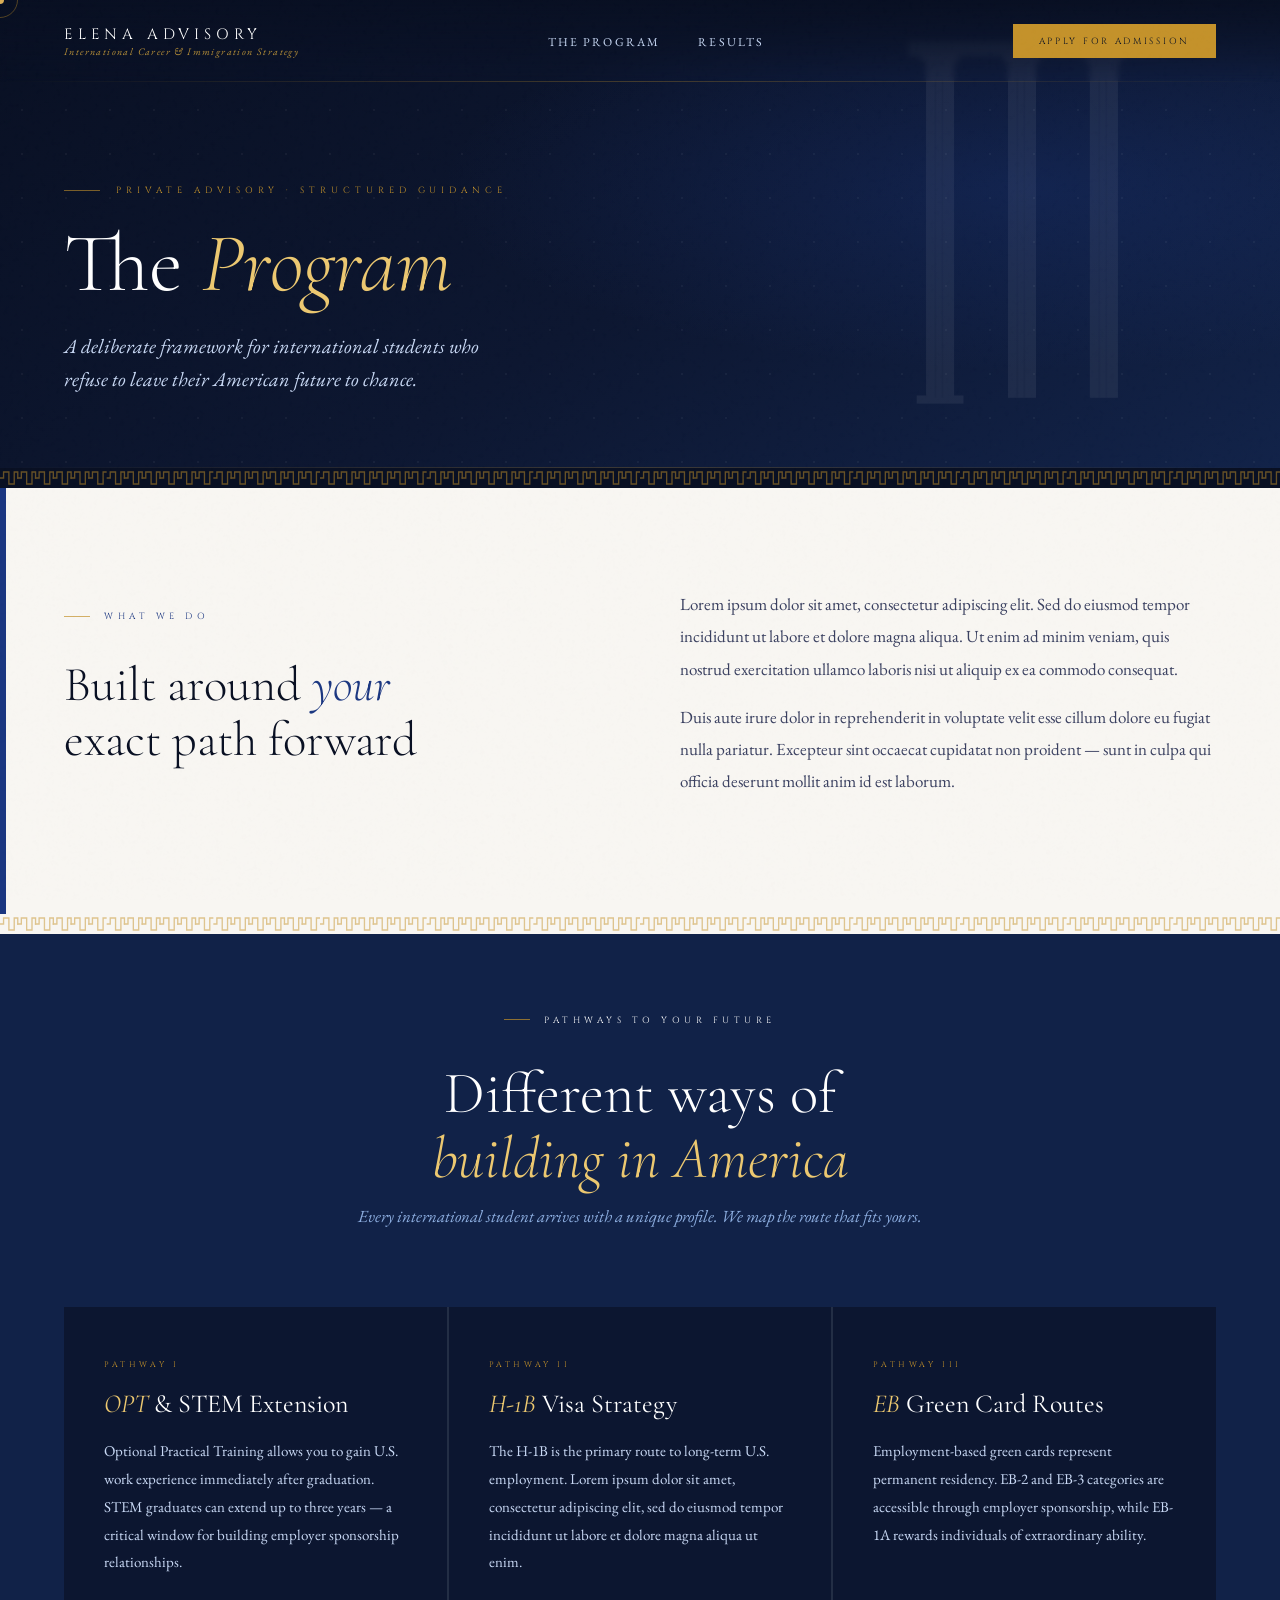
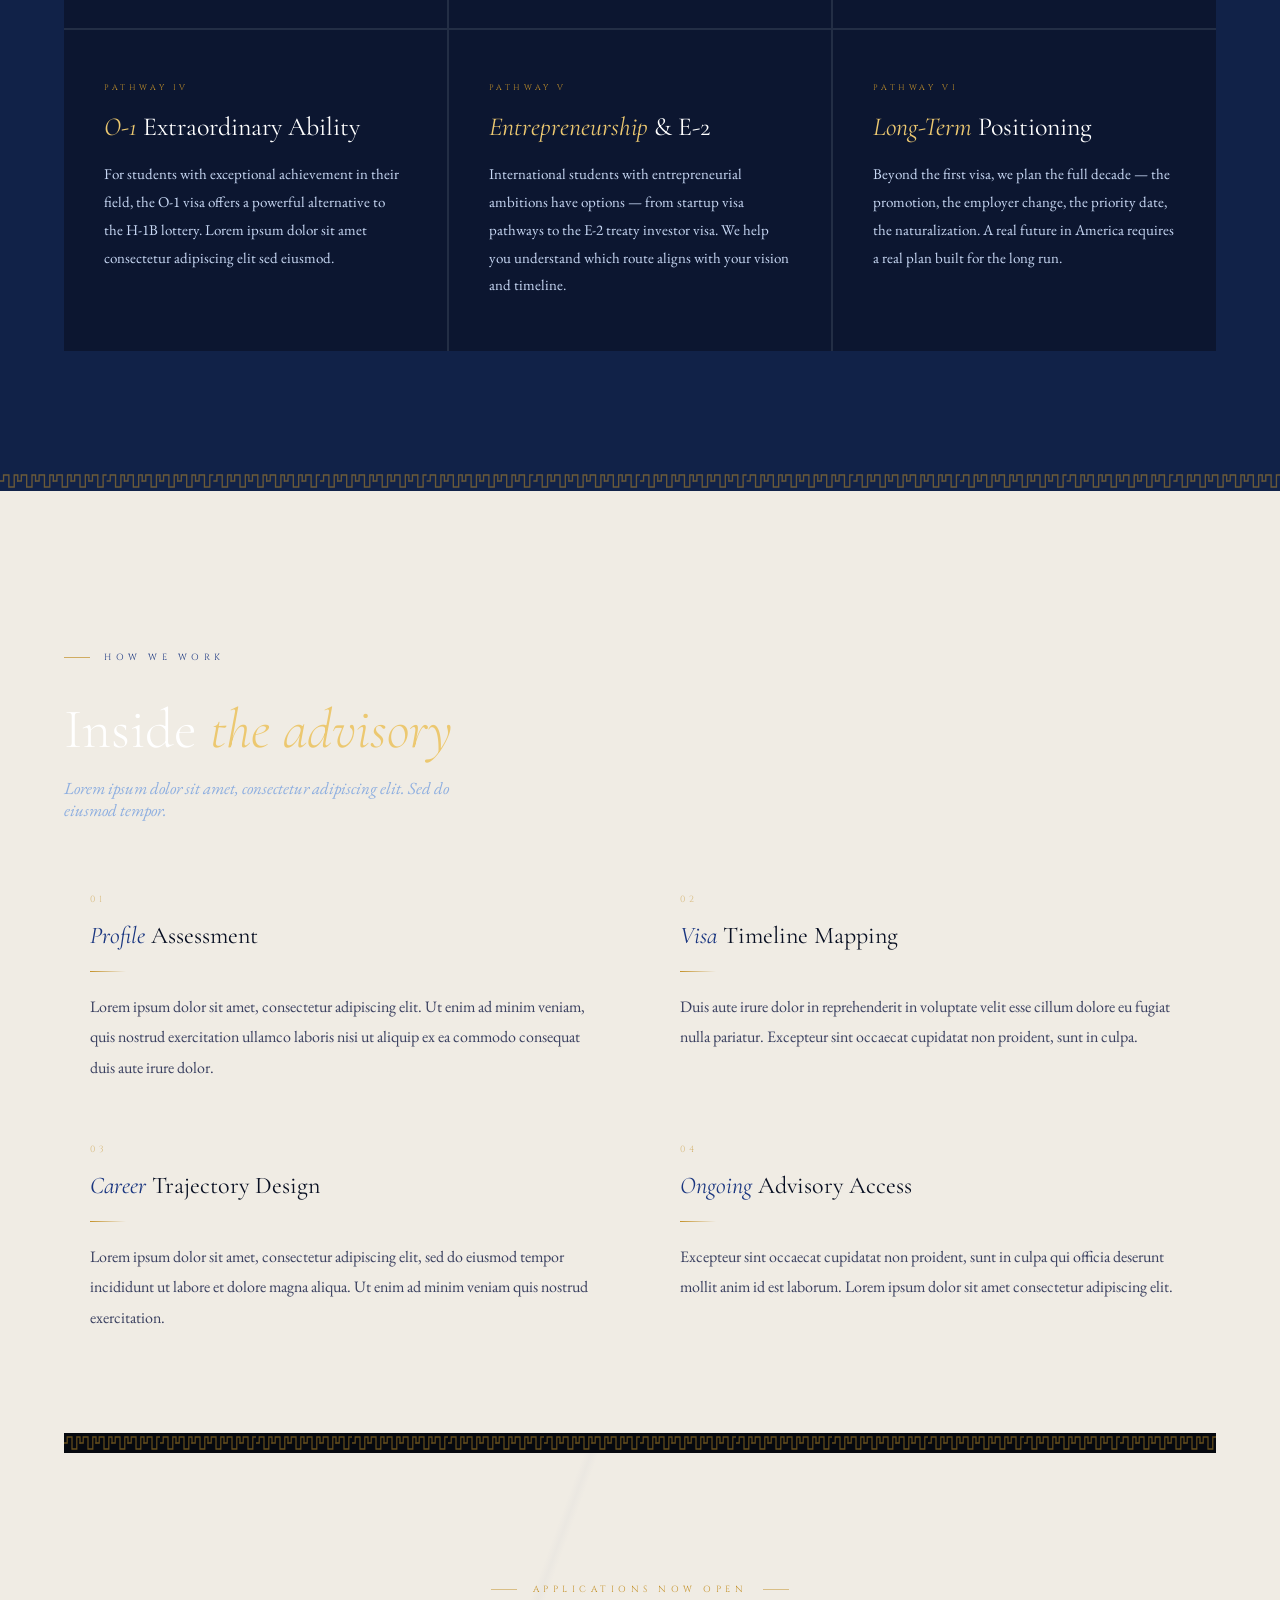
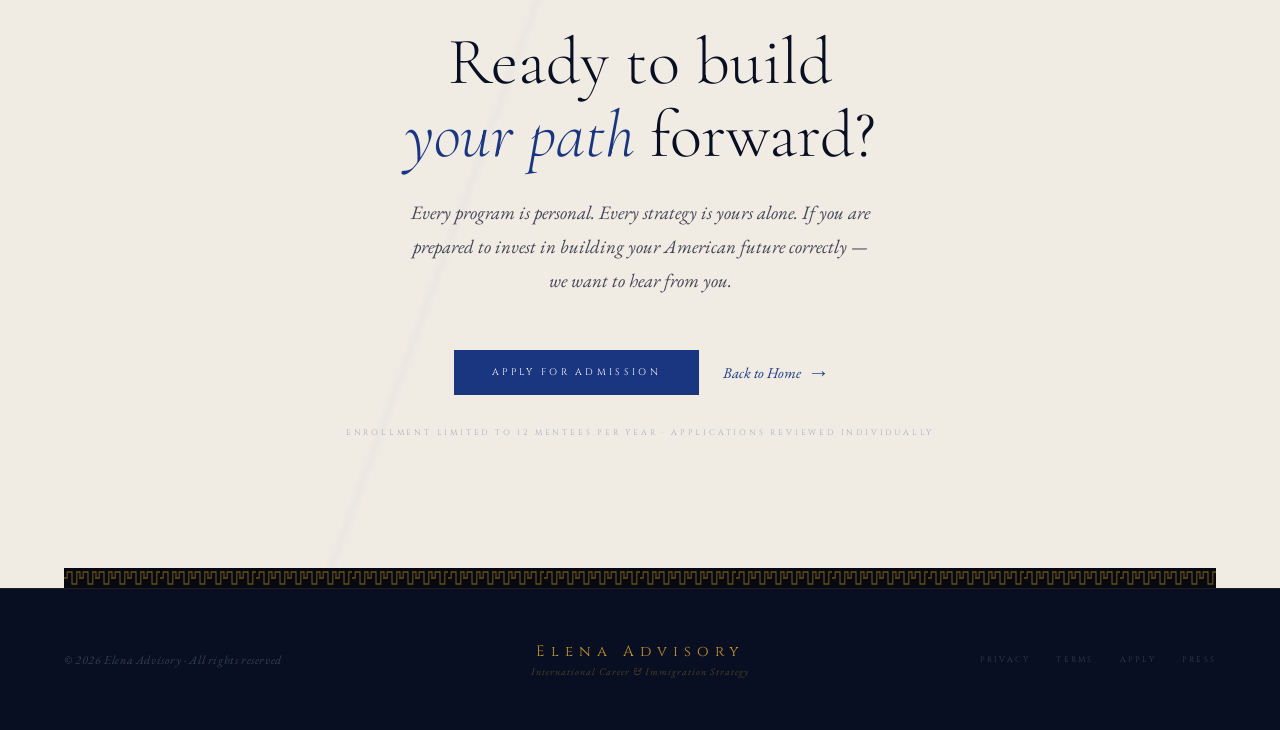
<file: program.html>
<!DOCTYPE html>
<html lang="en">
<head>
  <meta charset="UTF-8">
  <meta name="viewport" content="width=device-width, initial-scale=1.0">
  <meta name="description" content="The Elena Advisory Program — discover the pathways to building your future in the United States as an international student.">
  <title>The Program | Elena Advisory</title>
  <meta property="og:title" content="The Program | Elena Advisory">
  <meta property="og:type" content="website">
  <link rel="stylesheet" href="styles.css">

  <!-- Favicon (placeholder) -->
  <link rel="icon" type="image/svg+xml" href="images/favicon.svg">

  <link rel="preconnect" href="https://fonts.googleapis.com">
  <link rel="preconnect" href="https://fonts.gstatic.com" crossorigin>
  <link href="https://fonts.googleapis.com/css2?family=Cormorant+Garamond:ital,wght@0,300;0,400;0,500;1,300;1,400&family=Cinzel:wght@400;500&family=EB+Garamond:ital,wght@0,400;1,400&display=swap" rel="stylesheet">
  <style>
    .page-hero {
      position: relative;
      min-height: 52vh;
      display: flex;
      align-items: flex-end;
      overflow: hidden;
      background:
        radial-gradient(ellipse 70% 60% at 80% 40%, rgba(34,72,168,.22) 0%, transparent 65%),
        linear-gradient(150deg, var(--blue-ink) 0%, var(--blue-night) 55%, var(--blue-deep) 100%);
    }
    .page-hero-bg {
      position: absolute;
      inset: 0;
      background-image: radial-gradient(circle, rgba(255,255,255,.045) 1px, transparent 1px);
      background-size: 44px 44px;
      pointer-events: none;
    }
    .page-hero-columns {
      position: absolute;
      right: 0; top: 0; bottom: 0;
      width: 38%;
      pointer-events: none;
      opacity: .06;
    }
    .page-hero-columns svg { width: 100%; height: 100%; }
    .page-hero-content {
      position: relative;
      z-index: 10;
      padding: 140px 64px 72px;
      width: 100%;
    }
    .page-hero-eyebrow {
      font-family: 'Cinzel', serif;
      font-size: 9px;
      letter-spacing: .55em;
      color: var(--gold);
      text-transform: uppercase;
      display: flex;
      align-items: center;
      gap: 16px;
      margin-bottom: 28px;
      opacity: 0;
      animation: fadeUp 1.2s ease forwards .6s;
    }
    .page-hero-eyebrow::before { content:''; width:36px; height:1px; background:var(--gold); opacity:.6; }
    .page-hero-title {
      font-family: 'Cormorant Garamond', serif;
      font-size: clamp(48px, 6.5vw, 90px);
      font-weight: 300;
      line-height: .96;
      color: var(--white-pure);
      opacity: 0;
      animation: fadeUp 1.3s ease forwards .8s;
    }
    .page-hero-title em { font-style: italic; color: var(--gold-pale); }
    .page-hero-sub {
      font-family: 'EB Garamond', serif;
      font-style: italic;
      font-size: clamp(16px, 1.8vw, 20px);
      color: var(--blue-mist);
      line-height: 1.65;
      max-width: 460px;
      margin-top: 26px;
      opacity: 0;
      animation: fadeUp 1.3s ease forwards 1s;
    }
    .page-hero-rule {
      position: absolute;
      bottom: 0; left: 0; right: 0;
      height: 1px;
      background: linear-gradient(90deg, transparent, rgba(196,146,42,.25), transparent);
    }

    /* INTRO */
    .section-intro {
      background: var(--white-marble);
      padding: 100px 64px;
      display: grid;
      grid-template-columns: 1fr 1fr;
      gap: 80px;
      align-items: center;
      position: relative;
    }
    .section-intro::after {
      content: '';
      position: absolute;
      top: 0; left: 0; bottom: 0;
      width: 6px;
      background: var(--blue-royal);
    }
    .intro-heading {
      font-family: 'Cormorant Garamond', serif;
      font-size: clamp(34px, 3.8vw, 52px);
      font-weight: 300;
      color: var(--blue-ink);
      line-height: 1.12;
      margin-bottom: 24px;
    }
    .intro-heading em { font-style: italic; color: var(--blue-royal); }
    .intro-text {
      font-family: 'EB Garamond', serif;
      font-size: 17px;
      line-height: 1.9;
      color: #3a4060;
      margin-bottom: 16px;
    }

    /* PATHWAYS */
    .section-pathways {
      background: var(--blue-deep);
      padding: 100px 64px 120px;
      position: relative;
    }
    .pathways-header {
      text-align: center;
      margin-bottom: 80px;
    }
    .pathways-heading {
      font-family: 'Cormorant Garamond', serif;
      font-size: clamp(38px, 4.6vw, 62px);
      font-weight: 300;
      color: var(--white-pure);
      line-height: 1.1;
    }
    .pathways-heading em { font-style: italic; color: var(--gold-pale); }
    .pathways-sub {
      font-family: 'EB Garamond', serif;
      font-style: italic;
      font-size: 17px;
      color: var(--blue-pale);
      margin-top: 14px;
    }
    .pathways-grid {
      display: grid;
      grid-template-columns: repeat(3, 1fr);
      gap: 2px;
      background: rgba(196,146,42,.1);
    }
    .pathway-card {
      background: var(--blue-night);
      padding: 52px 40px;
      position: relative;
      transition: background .4s;
    }
    .pathway-card:hover { background: rgba(26,54,128,.35); }
    .pathway-tag {
      font-family: 'Cinzel', serif;
      font-size: 8px;
      letter-spacing: .45em;
      color: var(--gold);
      text-transform: uppercase;
      margin-bottom: 18px;
      display: block;
    }
    .pathway-title {
      font-family: 'Cormorant Garamond', serif;
      font-size: 26px;
      font-weight: 400;
      color: var(--white-pure);
      line-height: 1.2;
      margin-bottom: 18px;
    }
    .pathway-title em { font-style: italic; color: var(--gold-pale); }
    .pathway-text {
      font-family: 'EB Garamond', serif;
      font-size: 15px;
      line-height: 1.85;
      color: var(--blue-mist);
    }
    .pathway-line {
      position: absolute;
      bottom: 0; left: 0;
      height: 2px; width: 0;
      background: var(--gold);
      transition: width .5s ease;
    }
    .pathway-card:hover .pathway-line { width: 100%; }

    /* DETAIL — marble */
    .section-detail {
      background: var(--white-warm);
      padding: 100px 64px;
      position: relative;
    }
    .detail-grid {
      display: grid;
      grid-template-columns: repeat(2, 1fr);
      gap: 60px 80px;
      max-width: 1100px;
      margin: 60px auto 0;
    }
    .detail-item {}
    .detail-num {
      font-family: 'Cinzel', serif;
      font-size: 9px;
      letter-spacing: .4em;
      color: rgba(196,146,42,.55);
      margin-bottom: 16px;
    }
    .detail-title {
      font-family: 'Cormorant Garamond', serif;
      font-size: 24px;
      font-weight: 400;
      color: var(--blue-ink);
      margin-bottom: 14px;
      line-height: 1.25;
    }
    .detail-title em { font-style: italic; color: var(--blue-royal); }
    .detail-text {
      font-family: 'EB Garamond', serif;
      font-size: 16px;
      line-height: 1.9;
      color: #3a4060;
    }
    .detail-divider {
      width: 36px; height: 1px;
      background: linear-gradient(90deg, var(--gold), transparent);
      margin: 20px 0;
    }
  </style>
</head>
<body>
<div class="cursor" id="cursor"></div>
<div class="cursor-ring" id="cursorRing"></div>

<svg style="display:none" xmlns="http://www.w3.org/2000/svg">
  <symbol id="mk" viewBox="0 0 120 20" preserveAspectRatio="xMidYMid slice">
    <g fill="none" stroke="#c4922a" stroke-width="1.5" opacity="0.5" stroke-linecap="square">
      <polyline points="0,10 4,10 4,4 10,4 10,16 16,16 16,4 20,4 20,10"/>
      <polyline points="20,10 24,10 24,4 30,4 30,16 36,16 36,4 40,4 40,10"/>
      <polyline points="40,10 44,10 44,4 50,4 50,16 56,16 56,4 60,4 60,10"/>
      <polyline points="60,10 64,10 64,4 70,4 70,16 76,16 76,4 80,4 80,10"/>
      <polyline points="80,10 84,10 84,4 90,4 90,16 96,16 96,4 100,4 100,10"/>
      <polyline points="100,10 104,10 104,4 110,4 110,16 116,16 116,4 120,4"/>
    </g>
  </symbol>
</svg>

<!-- NAV -->
<nav>
  <div class="nav-logo-wrap">
    <a href="index.html" style="text-decoration:none;">
      <div class="nav-logo">Elena Advisory</div>
      <div class="nav-tagline">International Career &amp; Immigration Strategy</div>
    </a>
  </div>
  <ul class="nav-links">
    <li><a href="program.html" aria-current="page">The Program</a></li>
    <li><a href="docs/results.pdf" target="_blank" rel="noopener">Results</a></li>
  </ul>
  <a href="apply.html" class="nav-cta">Apply for Admission</a>
</nav>

<!-- PAGE HERO -->
<section class="page-hero">
  <div class="page-hero-bg"></div>
  <div class="page-hero-columns">
    <svg viewBox="0 0 500 800" preserveAspectRatio="xMidYMid meet" xmlns="http://www.w3.org/2000/svg" fill="none">
      <rect x="60" y="100" width="48" height="580" fill="white"/>
      <rect x="52" y="90" width="64" height="16" fill="white"/>
      <rect x="44" y="676" width="80" height="14" fill="white"/>
      <line x1="76" y1="100" x2="76" y2="680" stroke="#000" stroke-width="3" opacity="0.15"/>
      <line x1="88" y1="100" x2="88" y2="680" stroke="#000" stroke-width="3" opacity="0.15"/>
      <rect x="200" y="100" width="48" height="580" fill="white"/>
      <rect x="192" y="90" width="64" height="16" fill="white"/>
      <line x1="216" y1="100" x2="216" y2="680" stroke="#000" stroke-width="3" opacity="0.15"/>
      <line x1="228" y1="100" x2="228" y2="680" stroke="#000" stroke-width="3" opacity="0.15"/>
      <rect x="340" y="100" width="48" height="580" fill="white"/>
      <rect x="332" y="90" width="64" height="16" fill="white"/>
      <line x1="356" y1="100" x2="356" y2="680" stroke="#000" stroke-width="3" opacity="0.15"/>
      <line x1="368" y1="100" x2="368" y2="680" stroke="#000" stroke-width="3" opacity="0.15"/>
      <rect x="30" y="70" width="440" height="26" fill="white" opacity="0.9"/>
      <polyline points="20,56 250,10 480,56" stroke="white" stroke-width="2" fill="none" opacity="0.4"/>
    </svg>
  </div>
  <div class="page-hero-content">
    <div class="page-hero-eyebrow">Private Advisory · Structured Guidance</div>
    <h1 class="page-hero-title">The <em>Program</em></h1>
    <p class="page-hero-sub">A deliberate framework for international students who refuse to leave their American future to chance.</p>
  </div>
  <div class="page-hero-rule"></div>
</section>

<!-- MEANDER -->
<div class="meander-strip" style="background:var(--blue-ink);">
  <svg viewBox="0 0 1440 20" preserveAspectRatio="none" xmlns="http://www.w3.org/2000/svg">
    <rect width="1440" height="20" fill="#080f22"/>
    <use href="#mk" x="0" y="0" width="120" height="20"/><use href="#mk" x="120" y="0" width="120" height="20"/><use href="#mk" x="240" y="0" width="120" height="20"/><use href="#mk" x="360" y="0" width="120" height="20"/><use href="#mk" x="480" y="0" width="120" height="20"/><use href="#mk" x="600" y="0" width="120" height="20"/><use href="#mk" x="720" y="0" width="120" height="20"/><use href="#mk" x="840" y="0" width="120" height="20"/><use href="#mk" x="960" y="0" width="120" height="20"/><use href="#mk" x="1080" y="0" width="120" height="20"/><use href="#mk" x="1200" y="0" width="120" height="20"/><use href="#mk" x="1320" y="0" width="120" height="20"/>
  </svg>
</div>

<!-- INTRO -->
<section class="section-intro">
  <div class="intro-left reveal">
    <div class="section-label">What We Do</div>
    <h2 class="intro-heading">Built around <em>your</em><br>exact path forward</h2>
  </div>
  <div class="intro-right reveal reveal-delay-2">
    <p class="intro-text">Lorem ipsum dolor sit amet, consectetur adipiscing elit. Sed do eiusmod tempor incididunt ut labore et dolore magna aliqua. Ut enim ad minim veniam, quis nostrud exercitation ullamco laboris nisi ut aliquip ex ea commodo consequat.</p>
    <p class="intro-text">Duis aute irure dolor in reprehenderit in voluptate velit esse cillum dolore eu fugiat nulla pariatur. Excepteur sint occaecat cupidatat non proident — sunt in culpa qui officia deserunt mollit anim id est laborum.</p>
  </div>
</section>

<!-- PATHWAYS -->
<section class="section-pathways">
  <div class="meander-strip" style="position:absolute;top:0;left:0;right:0;background:var(--white-marble);">
    <svg viewBox="0 0 1440 20" preserveAspectRatio="none" xmlns="http://www.w3.org/2000/svg">
      <rect width="1440" height="20" fill="#f8f6f2"/>
      <use href="#mk" x="0" y="0" width="120" height="20"/><use href="#mk" x="120" y="0" width="120" height="20"/><use href="#mk" x="240" y="0" width="120" height="20"/><use href="#mk" x="360" y="0" width="120" height="20"/><use href="#mk" x="480" y="0" width="120" height="20"/><use href="#mk" x="600" y="0" width="120" height="20"/><use href="#mk" x="720" y="0" width="120" height="20"/><use href="#mk" x="840" y="0" width="120" height="20"/><use href="#mk" x="960" y="0" width="120" height="20"/><use href="#mk" x="1080" y="0" width="120" height="20"/><use href="#mk" x="1200" y="0" width="120" height="20"/><use href="#mk" x="1320" y="0" width="120" height="20"/>
    </svg>
  </div>
  <div class="pathways-header reveal">
    <div class="section-label" style="justify-content:center;color:var(--white-pure);">Pathways to Your Future</div>
    <h2 class="pathways-heading">Different ways of<br><em>building in America</em></h2>
    <p class="pathways-sub">Every international student arrives with a unique profile. We map the route that fits yours.</p>
  </div>
  <div class="pathways-grid">
    <div class="pathway-card reveal">
      <span class="pathway-tag">Pathway I</span>
      <h3 class="pathway-title"><em>OPT</em> &amp; STEM Extension</h3>
      <p class="pathway-text">Optional Practical Training allows you to gain U.S. work experience immediately after graduation. STEM graduates can extend up to three years — a critical window for building employer sponsorship relationships.</p>
      <div class="pathway-line"></div>
    </div>
    <div class="pathway-card reveal reveal-delay-2">
      <span class="pathway-tag">Pathway II</span>
      <h3 class="pathway-title"><em>H-1B</em> Visa Strategy</h3>
      <p class="pathway-text">The H-1B is the primary route to long-term U.S. employment. Lorem ipsum dolor sit amet, consectetur adipiscing elit, sed do eiusmod tempor incididunt ut labore et dolore magna aliqua ut enim.</p>
      <div class="pathway-line"></div>
    </div>
    <div class="pathway-card reveal reveal-delay-4">
      <span class="pathway-tag">Pathway III</span>
      <h3 class="pathway-title"><em>EB</em> Green Card Routes</h3>
      <p class="pathway-text">Employment-based green cards represent permanent residency. EB-2 and EB-3 categories are accessible through employer sponsorship, while EB-1A rewards individuals of extraordinary ability.</p>
      <div class="pathway-line"></div>
    </div>
    <div class="pathway-card reveal">
      <span class="pathway-tag">Pathway IV</span>
      <h3 class="pathway-title"><em>O-1</em> Extraordinary Ability</h3>
      <p class="pathway-text">For students with exceptional achievement in their field, the O-1 visa offers a powerful alternative to the H-1B lottery. Lorem ipsum dolor sit amet consectetur adipiscing elit sed eiusmod.</p>
      <div class="pathway-line"></div>
    </div>
    <div class="pathway-card reveal reveal-delay-2">
      <span class="pathway-tag">Pathway V</span>
      <h3 class="pathway-title"><em>Entrepreneurship</em> &amp; E-2</h3>
      <p class="pathway-text">International students with entrepreneurial ambitions have options — from startup visa pathways to the E-2 treaty investor visa. We help you understand which route aligns with your vision and timeline.</p>
      <div class="pathway-line"></div>
    </div>
    <div class="pathway-card reveal reveal-delay-4">
      <span class="pathway-tag">Pathway VI</span>
      <h3 class="pathway-title"><em>Long-Term</em> Positioning</h3>
      <p class="pathway-text">Beyond the first visa, we plan the full decade — the promotion, the employer change, the priority date, the naturalization. A real future in America requires a real plan built for the long run.</p>
      <div class="pathway-line"></div>
    </div>
  </div>
</section>

<!-- DETAIL -->
<section class="section-detail">
  <div class="meander-strip" style="position:absolute;top:0;left:0;right:0;background:var(--blue-deep);">
    <svg viewBox="0 0 1440 20" preserveAspectRatio="none" xmlns="http://www.w3.org/2000/svg">
      <rect width="1440" height="20" fill="#112248"/>
      <use href="#mk" x="0" y="0" width="120" height="20"/><use href="#mk" x="120" y="0" width="120" height="20"/><use href="#mk" x="240" y="0" width="120" height="20"/><use href="#mk" x="360" y="0" width="120" height="20"/><use href="#mk" x="480" y="0" width="120" height="20"/><use href="#mk" x="600" y="0" width="120" height="20"/><use href="#mk" x="720" y="0" width="120" height="20"/><use href="#mk" x="840" y="0" width="120" height="20"/><use href="#mk" x="960" y="0" width="120" height="20"/><use href="#mk" x="1080" y="0" width="120" height="20"/><use href="#mk" x="1200" y="0" width="120" height="20"/><use href="#mk" x="1320" y="0" width="120" height="20"/>
    </svg>
  </div>
  <div class="process-header reveal" style="padding-top:80px;">
    <div class="section-label" style="color:var(--blue-royal);">How We Work</div>
    <h2 class="process-heading">Inside <em>the advisory</em></h2>
    <p class="process-sub">Lorem ipsum dolor sit amet, consectetur adipiscing elit. Sed do eiusmod tempor.</p>
  </div>
  <div class="detail-grid">
    <div class="detail-item reveal">
      <div class="detail-num">01</div>
      <h3 class="detail-title"><em>Profile</em> Assessment</h3>
      <div class="detail-divider"></div>
      <p class="detail-text">Lorem ipsum dolor sit amet, consectetur adipiscing elit. Ut enim ad minim veniam, quis nostrud exercitation ullamco laboris nisi ut aliquip ex ea commodo consequat duis aute irure dolor.</p>
    </div>
    <div class="detail-item reveal reveal-delay-2">
      <div class="detail-num">02</div>
      <h3 class="detail-title"><em>Visa</em> Timeline Mapping</h3>
      <div class="detail-divider"></div>
      <p class="detail-text">Duis aute irure dolor in reprehenderit in voluptate velit esse cillum dolore eu fugiat nulla pariatur. Excepteur sint occaecat cupidatat non proident, sunt in culpa.</p>
    </div>
    <div class="detail-item reveal reveal-delay-1">
      <div class="detail-num">03</div>
      <h3 class="detail-title"><em>Career</em> Trajectory Design</h3>
      <div class="detail-divider"></div>
      <p class="detail-text">Lorem ipsum dolor sit amet, consectetur adipiscing elit, sed do eiusmod tempor incididunt ut labore et dolore magna aliqua. Ut enim ad minim veniam quis nostrud exercitation.</p>
    </div>
    <div class="detail-item reveal reveal-delay-3">
      <div class="detail-num">04</div>
      <h3 class="detail-title"><em>Ongoing</em> Advisory Access</h3>
      <div class="detail-divider"></div>
      <p class="detail-text">Excepteur sint occaecat cupidatat non proident, sunt in culpa qui officia deserunt mollit anim id est laborum. Lorem ipsum dolor sit amet consectetur adipiscing elit.</p>
    </div>
  </div>
</section>

<!-- CTA -->
<section class="section-cta">
  <div class="meander-strip" style="background:var(--blue-ink);width:100%;">
    <svg viewBox="0 0 1440 20" preserveAspectRatio="none" xmlns="http://www.w3.org/2000/svg">
      <rect width="1440" height="20" fill="#06090f"/>
      <use href="#mk" x="0" y="0" width="120" height="20"/><use href="#mk" x="120" y="0" width="120" height="20"/><use href="#mk" x="240" y="0" width="120" height="20"/><use href="#mk" x="360" y="0" width="120" height="20"/><use href="#mk" x="480" y="0" width="120" height="20"/><use href="#mk" x="600" y="0" width="120" height="20"/><use href="#mk" x="720" y="0" width="120" height="20"/><use href="#mk" x="840" y="0" width="120" height="20"/><use href="#mk" x="960" y="0" width="120" height="20"/><use href="#mk" x="1080" y="0" width="120" height="20"/><use href="#mk" x="1200" y="0" width="120" height="20"/><use href="#mk" x="1320" y="0" width="120" height="20"/>
    </svg>
  </div>
  <div class="cta-inner">
    <div class="cta-eyebrow reveal">Applications Now Open</div>
    <h2 class="cta-heading reveal">Ready to build<br><em>your path</em> forward?</h2>
    <p class="cta-text reveal reveal-delay-1">Every program is personal. Every strategy is yours alone. If you are prepared to invest in building your American future correctly — we want to hear from you.</p>
    <div class="cta-actions reveal reveal-delay-2">
      <a href="apply.html" class="btn-dark">Apply for Admission</a>
      <a href="index.html" class="btn-ghost-dark">Back to Home <span>→</span></a>
    </div>
    <div class="cta-note reveal reveal-delay-3">Enrollment limited to 12 mentees per year · Applications reviewed individually</div>
  </div>
  <div class="meander-strip" style="background:var(--ink);width:100%;">
    <svg viewBox="0 0 1440 20" preserveAspectRatio="none" xmlns="http://www.w3.org/2000/svg">
      <rect width="1440" height="20" fill="#06090f"/>
      <use href="#mk" x="0" y="0" width="120" height="20"/><use href="#mk" x="120" y="0" width="120" height="20"/><use href="#mk" x="240" y="0" width="120" height="20"/><use href="#mk" x="360" y="0" width="120" height="20"/><use href="#mk" x="480" y="0" width="120" height="20"/><use href="#mk" x="600" y="0" width="120" height="20"/><use href="#mk" x="720" y="0" width="120" height="20"/><use href="#mk" x="840" y="0" width="120" height="20"/><use href="#mk" x="960" y="0" width="120" height="20"/><use href="#mk" x="1080" y="0" width="120" height="20"/><use href="#mk" x="1200" y="0" width="120" height="20"/><use href="#mk" x="1320" y="0" width="120" height="20"/>
    </svg>
  </div>
</section>

<!-- FOOTER -->
<footer>
  <div class="footer-left">© 2026 Elena Advisory · All rights reserved</div>
  <div class="footer-logo-wrap">
    <div class="footer-logo">Elena Advisory</div>
    <div class="footer-logo-sub">International Career &amp; Immigration Strategy</div>
  </div>
  <div class="footer-right">
    <a href="docs/privacy.pdf" target="_blank" rel="noopener">Privacy</a><a href="docs/terms.pdf" target="_blank" rel="noopener">Terms</a><a href="apply.html">Apply</a><a href="docs/press.pdf" target="_blank" rel="noopener">Press</a>
  </div>
</footer>

<script src="script.js" defer></script>
</body>
</html>
</file>
<file: styles.css>
*,
  *::before,
  *::after {
    box-sizing: border-box;
    margin: 0;
    padding: 0;
  }

  :root {
    --blue-ink: #080f22;
    --blue-night: #0c1630;
    --blue-deep: #112248;
    --blue-royal: #1a3680;
    --blue-mid: #2248a8;
    --blue-pale: #8daee0;
    --blue-mist: #c8d8f4;
    --white-pure: #ffffff;
    --white-marble: #f8f6f2;
    --white-warm: #f0ece4;
    --white-veined: #e8e2d8;
    --white-stone: #d4ccbc;
    --gold: #c4922a;
    --gold-bright: #daa93c;
    --gold-pale: #ecc870;
    --ink: #06090f;
  }

  html {
    scroll-behavior: smooth;
  }

  body {
    background: var(--blue-ink);
    color: var(--white-warm);
    font-family: 'Cormorant Garamond', serif;
    font-weight: 300;
    overflow-x: hidden;
    cursor: none;
  }

  .cursor {
    position: fixed;
    width: 8px;
    height: 8px;
    background: var(--gold-bright);
    border-radius: 50%;
    pointer-events: none;
    z-index: 9999;
    transform: translate(-50%, -50%);
    transition: width .3s, height .3s;
    mix-blend-mode: screen;
  }

  .cursor-ring {
    position: fixed;
    width: 36px;
    height: 36px;
    border: 1px solid rgba(196, 146, 42, .4);
    border-radius: 50%;
    pointer-events: none;
    z-index: 9998;
    transform: translate(-50%, -50%);
    transition: left .08s ease-out, top .08s ease-out, width .3s, height .3s;
  }

  body::before {
    content: '';
    position: fixed;
    inset: 0;
    background-image: url("data:image/svg+xml,%3Csvg viewBox='0 0 200 200' xmlns='http://www.w3.org/2000/svg'%3E%3Cfilter id='n'%3E%3CfeTurbulence type='fractalNoise' baseFrequency='0.85' numOctaves='4' stitchTiles='stitch'/%3E%3C/filter%3E%3Crect width='100%25' height='100%25' filter='url(%23n)' opacity='0.03'/%3E%3C/svg%3E");
    pointer-events: none;
    z-index: 100;
    opacity: .5;
  }

  /* NAV */
  nav {
    position: fixed;
    top: 0;
    left: 0;
    right: 0;
    z-index: 50;
    display: flex;
    align-items: center;
    justify-content: space-between;
    padding: 24px 64px;
    background: linear-gradient(180deg, rgba(8, 15, 34, .96) 0%, transparent 100%);
    backdrop-filter: blur(3px);
  }

  nav::after {
    content: '';
    position: absolute;
    bottom: 0;
    left: 0;
    right: 0;
    height: 1px;
    background: linear-gradient(90deg, transparent, rgba(196, 146, 42, .3), transparent);
  }

  .nav-logo-wrap {
    display: flex;
    flex-direction: column;
    gap: 2px;
    opacity: 0;
    animation: fadeUp 1.2s ease forwards .2s;
  }

  .nav-logo {
    font-family: 'Cinzel', serif;
    font-size: 15px;
    letter-spacing: .32em;
    color: var(--white-pure);
    text-transform: uppercase;
  }

  .nav-tagline {
    font-family: 'EB Garamond', serif;
    font-style: italic;
    font-size: 10px;
    letter-spacing: .14em;
    color: var(--gold-bright);
    opacity: .85;
  }

  .nav-links {
    display: flex;
    gap: 38px;
    list-style: none;
    opacity: 0;
    animation: fadeUp 1.2s ease forwards .4s;
  }

  .nav-links a {
    font-family: 'EB Garamond', serif;
    font-size: 12px;
    letter-spacing: .18em;
    color: var(--blue-mist);
    text-decoration: none;
    text-transform: uppercase;
    transition: color .4s;
    position: relative;
  }

  .nav-links a::after {
    content: '';
    position: absolute;
    bottom: -3px;
    left: 0;
    right: 0;
    height: 1px;
    background: var(--gold);
    transform: scaleX(0);
    transform-origin: left;
    transition: transform .4s ease;
  }

  .nav-links a:hover {
    color: var(--gold-pale);
  }

  .nav-links a:hover::after {
    transform: scaleX(1);
  }

  .nav-cta {
    font-family: 'Cinzel', serif;
    font-size: 9px;
    letter-spacing: .3em;
    color: var(--blue-ink);
    background: var(--gold);
    padding: 11px 26px;
    text-decoration: none;
    text-transform: uppercase;
    transition: background .4s;
    opacity: 0;
    animation: fadeUp 1.2s ease forwards .6s;
  }

  .nav-cta:hover {
    background: var(--gold-bright);
  }

  /* HERO */
  .hero {
    position: relative;
    height: 100vh;
    display: flex;
    align-items: center;
    overflow: hidden;
  }

  .hero-bg {
    position: absolute;
    inset: 0;
    background:
      radial-gradient(ellipse 60% 50% at 75% 50%, rgba(34, 72, 168, .28) 0%, transparent 65%),
      radial-gradient(ellipse 55% 80% at 10% 20%, rgba(8, 15, 34, .95) 0%, transparent 60%),
      linear-gradient(150deg, var(--blue-ink) 0%, var(--blue-night) 40%, var(--blue-deep) 100%);
  }

  .hero-dots {
    position: absolute;
    inset: 0;
    pointer-events: none;
    background-image: radial-gradient(circle, rgba(255, 255, 255, .055) 1px, transparent 1px);
    background-size: 44px 44px;
  }

  .water-surface {
    position: absolute;
    bottom: 0;
    left: 0;
    right: 0;
    height: 30vh;
    overflow: hidden;
  }

  .water-surface svg {
    width: 100%;
    height: 100%;
    opacity: .14;
  }

  /* Column silhouettes right side */
  .hero-columns {
    position: absolute;
    right: 0;
    top: 0;
    bottom: 0;
    width: 44%;
    pointer-events: none;
  }

  .hero-columns svg {
    width: 100%;
    height: 100%;
    opacity: .07;
  }

  .hero-content {
    position: relative;
    z-index: 10;
    padding: 0 64px;
    max-width: 680px;
  }

  .hero-eyebrow {
    font-family: 'Cinzel', serif;
    font-size: 9.5px;
    letter-spacing: .55em;
    color: var(--gold);
    text-transform: uppercase;
    display: flex;
    align-items: center;
    gap: 16px;
    margin-bottom: 34px;
    opacity: 0;
    animation: fadeUp 1.4s ease forwards .8s;
  }

  .hero-eyebrow::before {
    content: '';
    width: 36px;
    height: 1px;
    background: var(--gold);
    opacity: .6;
  }

  .hero-title {
    font-family: 'Cormorant Garamond', serif;
    font-size: clamp(58px, 7.5vw, 100px);
    font-weight: 300;
    line-height: .93;
    letter-spacing: -.01em;
    color: var(--white-pure);
    margin-bottom: 10px;
    opacity: 0;
    animation: fadeUp 1.4s ease forwards 1s;
  }

  .hero-title em {
    font-style: italic;
    color: var(--blue-mist);
    font-weight: 300;
  }

  .hero-title .gold-word {
    color: var(--gold-pale);
    font-style: italic;
  }

  .hero-subtitle {
    font-family: 'EB Garamond', serif;
    font-style: italic;
    font-size: clamp(17px, 2vw, 22px);
    color: var(--blue-mist);
    line-height: 1.65;
    max-width: 440px;
    margin: 26px 0 48px;
    opacity: 0;
    animation: fadeUp 1.4s ease forwards 1.2s;
  }

  .hero-actions {
    display: flex;
    align-items: center;
    gap: 36px;
    opacity: 0;
    animation: fadeUp 1.4s ease forwards 1.4s;
  }

  .btn-primary {
    font-family: 'Cinzel', serif;
    font-size: 9.5px;
    letter-spacing: .35em;
    text-transform: uppercase;
    color: var(--blue-ink);
    background: var(--gold);
    padding: 16px 38px;
    text-decoration: none;
    position: relative;
    overflow: hidden;
    transition: color .4s;
  }

  .btn-primary::after {
    content: '';
    position: absolute;
    inset: 0;
    background: var(--white-pure);
    transform: scaleX(0);
    transform-origin: left;
    transition: transform .4s ease;
    z-index: -1;
  }

  .btn-primary:hover {
    color: var(--blue-royal);
  }

  .btn-primary:hover::after {
    transform: scaleX(1);
  }

  .btn-ghost {
    font-family: 'EB Garamond', serif;
    font-style: italic;
    font-size: 15px;
    color: var(--white-warm);
    text-decoration: none;
    display: flex;
    align-items: center;
    gap: 10px;
    transition: color .4s, gap .4s;
  }

  .btn-ghost:hover {
    color: var(--gold-pale);
    gap: 16px;
  }

  .btn-ghost span {
    font-style: normal;
    font-size: 17px;
  }

  .seats-badge {
    position: absolute;
    right: 64px;
    top: 50%;
    transform: translateY(-50%);
    display: flex;
    flex-direction: column;
    align-items: center;
    gap: 8px;
    opacity: 0;
    animation: fadeUp 1.4s ease forwards 1.8s;
  }

  .seats-circle {
    width: 108px;
    height: 108px;
    border-radius: 50%;
    border: 1px solid rgba(196, 146, 42, .5);
    display: flex;
    flex-direction: column;
    align-items: center;
    justify-content: center;
    gap: 2px;
    position: relative;
    background: rgba(26, 54, 128, .25);
    backdrop-filter: blur(4px);
  }

  .seats-circle::before {
    content: '';
    position: absolute;
    inset: 7px;
    border-radius: 50%;
    border: 1px solid rgba(196, 146, 42, .18);
  }

  .seats-num {
    font-family: 'Cormorant Garamond', serif;
    font-size: 38px;
    font-weight: 300;
    color: var(--white-pure);
    line-height: 1;
  }

  .seats-label {
    font-family: 'Cinzel', serif;
    font-size: 7px;
    letter-spacing: .28em;
    color: var(--gold);
    text-transform: uppercase;
    text-align: center;
    line-height: 1.4;
  }

  .seats-sub {
    font-family: 'EB Garamond', serif;
    font-style: italic;
    font-size: 12px;
    color: var(--blue-mist);
    letter-spacing: .05em;
  }

  .scroll-indicator {
    position: absolute;
    bottom: 40px;
    left: 64px;
    display: flex;
    align-items: center;
    gap: 14px;
    opacity: 0;
    animation: fadeUp 1.4s ease forwards 2s;
  }

  .scroll-line {
    width: 1px;
    height: 48px;
    background: linear-gradient(180deg, transparent, var(--gold));
    animation: scrollPulse 2s ease-in-out infinite;
  }

  .scroll-text {
    font-family: 'Cinzel', serif;
    font-size: 8px;
    letter-spacing: .4em;
    color: var(--blue-pale);
    text-transform: uppercase;
    writing-mode: vertical-rl;
  }

  /* MEANDER border strips */
  .meander-strip {
    width: 100%;
    height: 20px;
    display: block;
    position: relative;
    overflow: hidden;
    flex-shrink: 0;
  }

  .meander-strip svg {
    width: 100%;
    height: 100%;
    display: block;
  }

  /* MARQUEE */
  .manifesto-band {
    background: var(--blue-royal);
    position: relative;
    overflow: hidden;
  }

  .manifesto-band::before,
  .manifesto-band::after {
    content: '';
    position: absolute;
    top: 0;
    bottom: 0;
    width: 100px;
    z-index: 2;
  }

  .manifesto-band::before {
    left: 0;
    background: linear-gradient(90deg, var(--blue-royal), transparent);
  }

  .manifesto-band::after {
    right: 0;
    background: linear-gradient(270deg, var(--blue-royal), transparent);
  }

  .marquee-inner {
    padding: 22px 0;
  }

  .manifesto-track {
    display: flex;
    gap: 64px;
    white-space: nowrap;
    animation: scroll-left 38s linear infinite;
  }

  .manifesto-item {
    display: flex;
    align-items: center;
    gap: 22px;
    flex-shrink: 0;
  }

  .manifesto-item span {
    font-family: 'Cinzel', serif;
    font-size: 10px;
    letter-spacing: .4em;
    color: var(--white-pure);
    text-transform: uppercase;
  }

  .manifesto-dot {
    width: 4px;
    height: 4px;
    background: var(--gold-bright);
    border-radius: 50%;
    flex-shrink: 0;
  }

  /* ABOUT */
  .section-about {
    display: grid;
    grid-template-columns: 1fr 1fr;
    min-height: 88vh;
  }

  .about-visual {
    position: relative;
    overflow: hidden;
    background: linear-gradient(145deg, var(--blue-night) 0%, var(--blue-deep) 60%, var(--blue-royal) 100%);
  }

  .crest-container {
    position: absolute;
    inset: 0;
    display: flex;
    align-items: center;
    justify-content: center;
  }

  .crest-container svg {
    width: 70%;
    max-width: 360px;
    opacity: .2;
  }

  .orb-container {
    position: absolute;
    inset: 0;
    display: flex;
    align-items: center;
    justify-content: center;
  }

  .orb {
    width: 290px;
    height: 290px;
    border-radius: 50%;
    border: 1px solid rgba(196, 146, 42, .28);
    position: relative;
    animation: slowRotate 70s linear infinite;
  }

  .orb::before {
    content: '';
    position: absolute;
    top: -3px;
    left: 50%;
    transform: translateX(-50%);
    width: 6px;
    height: 6px;
    background: var(--gold-bright);
    border-radius: 50%;
    box-shadow: 0 0 14px var(--gold);
  }

  .orb-inner {
    position: absolute;
    inset: 28px;
    border-radius: 50%;
    border: 1px solid rgba(255, 255, 255, .07);
    animation: slowRotate 35s linear infinite reverse;
  }

  .orb-inner::before {
    content: '';
    position: absolute;
    top: -3px;
    left: 50%;
    transform: translateX(-50%);
    width: 4px;
    height: 4px;
    background: var(--white-pure);
    border-radius: 50%;
    opacity: .5;
  }

  .visual-badge {
    position: absolute;
    bottom: 44px;
    right: 44px;
    text-align: right;
    font-family: 'Cinzel', serif;
    font-size: 9px;
    letter-spacing: .4em;
    color: rgba(196, 146, 42, .4);
  }

  /* WHITE MARBLE card */
  .about-content {
    padding: 80px 76px;
    display: flex;
    flex-direction: column;
    justify-content: center;
    background: var(--white-marble);
    position: relative;
  }

  .about-content::before {
    content: '';
    position: absolute;
    inset: 0;
    pointer-events: none;
    background-image:
      linear-gradient(105deg, transparent 40%, rgba(196, 146, 42, .025) 40.5%, transparent 41%),
      linear-gradient(72deg, transparent 60%, rgba(26, 54, 128, .03) 60.5%, transparent 61%);
  }

  .about-content::after {
    content: '';
    position: absolute;
    top: 0;
    left: 0;
    bottom: 0;
    width: 6px;
    background: var(--blue-royal);
  }

  .section-label {
    font-family: 'Cinzel', serif;
    font-size: 9px;
    letter-spacing: .5em;
    color: var(--blue-royal);
    text-transform: uppercase;
    display: flex;
    align-items: center;
    gap: 14px;
    margin-bottom: 36px;
  }

  .section-label::before {
    content: '';
    width: 26px;
    height: 1px;
    background: var(--gold);
    opacity: .7;
  }

  .about-heading {
    font-family: 'Cormorant Garamond', serif;
    font-size: clamp(32px, 3.6vw, 50px);
    font-weight: 300;
    line-height: 1.15;
    color: var(--blue-ink);
    margin-bottom: 28px;
  }

  .about-heading em {
    font-style: italic;
    color: var(--blue-royal);
  }

  .about-text {
    font-family: 'EB Garamond', serif;
    font-size: 17px;
    line-height: 1.9;
    color: #3a4060;
    max-width: 400px;
  }

  .about-text+.about-text {
    margin-top: 16px;
  }

  .about-divider {
    width: 52px;
    height: 2px;
    background: linear-gradient(90deg, var(--gold), transparent);
    margin: 36px 0;
  }

  .about-stats {
    display: flex;
    gap: 44px;
  }

  .stat-num {
    font-family: 'Cormorant Garamond', serif;
    font-size: 42px;
    font-weight: 300;
    color: var(--blue-royal);
    line-height: 1;
  }

  .stat-label {
    font-family: 'Cinzel', serif;
    font-size: 8px;
    letter-spacing: .28em;
    color: var(--gold);
    text-transform: uppercase;
    margin-top: 6px;
  }

  /* PILLARS */
  .section-pillars {
    padding: 0 64px 120px;
    background: var(--blue-deep);
    position: relative;
  }

  .pillars-header {
    text-align: center;
    margin-bottom: 80px;
    padding-top: 80px;
  }

  .pillars-heading {
    font-family: 'Cormorant Garamond', serif;
    font-size: clamp(38px, 4.6vw, 60px);
    font-weight: 300;
    color: var(--white-pure);
    line-height: 1.1;
  }

  .pillars-heading em {
    font-style: italic;
    color: var(--gold-pale);
  }

  .pillars-sub {
    font-family: 'EB Garamond', serif;
    font-style: italic;
    font-size: 17px;
    color: var(--blue-pale);
    margin-top: 16px;
  }

  .pillars-grid {
    display: grid;
    grid-template-columns: repeat(3, 1fr);
    gap: 2px;
    background: rgba(196, 146, 42, .12);
  }

  .pillar {
    background: var(--blue-night);
    padding: 54px 42px;
    position: relative;
    transition: background .5s;
  }

  .pillar:hover {
    background: var(--blue-deep);
  }

  .pillar-num {
    font-family: 'Cinzel', serif;
    font-size: 10px;
    letter-spacing: .42em;
    color: rgba(196, 146, 42, .5);
    margin-bottom: 30px;
  }

  .pillar-icon {
    width: 44px;
    height: 44px;
    margin-bottom: 22px;
    opacity: .8;
  }

  .pillar-title {
    font-family: 'Cormorant Garamond', serif;
    font-size: 26px;
    font-weight: 400;
    color: var(--white-pure);
    line-height: 1.2;
    margin-bottom: 16px;
  }

  .pillar-title em {
    font-style: italic;
    color: var(--gold-pale);
  }

  .pillar-text {
    font-family: 'EB Garamond', serif;
    font-size: 15.5px;
    line-height: 1.85;
    color: var(--blue-mist);
  }

  .pillar-link {
    display: inline-flex;
    align-items: center;
    gap: 10px;
    margin-top: 30px;
    font-family: 'Cinzel', serif;
    font-size: 8.5px;
    letter-spacing: .35em;
    color: var(--gold);
    text-decoration: none;
    text-transform: uppercase;
    transition: gap .3s;
  }

  .pillar-link:hover {
    gap: 16px;
  }

  .pillar-line {
    position: absolute;
    bottom: 0;
    left: 0;
    height: 2px;
    width: 0;
    background: var(--gold);
    transition: width .5s ease;
  }

  .pillar:hover .pillar-line {
    width: 100%;
  }

  /* TESTIMONIALS â€” WHITE */
  .section-testimonial {
    padding: 0 64px;
    background: var(--white-marble);
    display: flex;
    flex-direction: column;
    align-items: center;
    justify-content: center;
    position: relative;
    overflow: hidden;
  }

  .testimonial-inner {
    padding: 120px 0;
  }

  .section-testimonial::before {
    content: '';
    position: absolute;
    inset: 0;
    pointer-events: none;
    background-image:
      linear-gradient(82deg, transparent 55%, rgba(26, 54, 128, .035) 55.5%, transparent 56%),
      linear-gradient(175deg, transparent 45%, rgba(196, 146, 42, .025) 45.5%, transparent 46%);
  }

  .testimonial-bg-text {
    position: absolute;
    font-family: 'Cormorant Garamond', serif;
    font-size: clamp(90px, 16vw, 200px);
    font-style: italic;
    font-weight: 300;
    color: rgba(26, 54, 128, .04);
    white-space: nowrap;
    user-select: none;
    pointer-events: none;
    top: 50%;
    left: 50%;
    transform: translate(-50%, -50%);
  }

  .testimonial-content {
    position: relative;
    text-align: center;
    max-width: 760px;
    z-index: 2;
  }

  .quote-mark {
    font-family: 'Cormorant Garamond', serif;
    font-size: 110px;
    line-height: .6;
    color: var(--gold);
    opacity: .4;
    display: block;
    margin-bottom: 24px;
    font-style: italic;
  }

  .testimonial-text {
    font-family: 'Cormorant Garamond', serif;
    font-style: italic;
    font-size: clamp(22px, 3vw, 36px);
    font-weight: 300;
    line-height: 1.55;
    color: var(--blue-night);
    margin-bottom: 38px;
  }

  .testimonial-author {
    font-family: 'Cinzel', serif;
    font-size: 9.5px;
    letter-spacing: .45em;
    color: var(--blue-royal);
    text-transform: uppercase;
  }

  .testimonial-origin {
    font-family: 'EB Garamond', serif;
    font-style: italic;
    font-size: 13px;
    color: #6677aa;
    margin-top: 4px;
    letter-spacing: .05em;
  }

  .testimonial-dots {
    display: flex;
    justify-content: center;
    gap: 10px;
    margin-top: 40px;
  }

  .t-dot {
    width: 5px;
    height: 5px;
    border-radius: 50%;
    background: var(--white-stone);
    cursor: pointer;
    transition: background .3s, transform .3s;
  }

  .t-dot.active {
    background: var(--gold);
    transform: scale(1.4);
  }

  /* PROCESS */
  .section-process {
    background: var(--blue-ink);
    padding: 0 64px 130px;
    position: relative;
    overflow: hidden;
  }

  .process-header {
    margin-bottom: 72px;
    padding-top: 90px;
  }

  .process-heading {
    font-family: 'Cormorant Garamond', serif;
    font-size: clamp(36px, 4.4vw, 56px);
    font-weight: 300;
    color: var(--white-pure);
    line-height: 1.1;
    max-width: 520px;
  }

  .process-heading em {
    font-style: italic;
    color: var(--gold-pale);
  }

  .process-sub {
    font-family: 'EB Garamond', serif;
    font-style: italic;
    font-size: 17px;
    color: var(--blue-pale);
    margin-top: 16px;
    max-width: 400px;
  }

  .process-steps {
    display: grid;
    grid-template-columns: repeat(4, 1fr);
    gap: 1px;
  }

  .process-step {
    padding: 46px 34px;
    border-top: 2px solid rgba(196, 146, 42, .2);
    position: relative;
    transition: background .4s;
  }

  .process-step:hover {
    background: rgba(26, 54, 128, .25);
  }

  .step-num {
    font-family: 'Cinzel', serif;
    font-size: 9px;
    letter-spacing: .4em;
    color: rgba(196, 146, 42, .6);
    margin-bottom: 26px;
  }

  .step-title {
    font-family: 'Cormorant Garamond', serif;
    font-size: 22px;
    font-weight: 400;
    color: var(--white-pure);
    line-height: 1.3;
    margin-bottom: 12px;
  }

  .step-title em {
    font-style: italic;
    color: var(--gold-pale);
  }

  .step-text {
    font-family: 'EB Garamond', serif;
    font-size: 14.5px;
    line-height: 1.8;
    color: var(--blue-mist);
  }

  /* CTA â€” WHITE MARBLE */
  .section-cta {
    padding: 0 64px;
    background: var(--white-warm);
    text-align: center;
    position: relative;
    overflow: hidden;
    display: flex;
    flex-direction: column;
    align-items: center;
  }

  .cta-inner {
    padding: 130px 0;
    position: relative;
    z-index: 2;
    width: 100%;
    display: flex;
    flex-direction: column;
    align-items: center;
  }

  .section-cta::before {
    content: '';
    position: absolute;
    inset: 0;
    pointer-events: none;
    background-image: linear-gradient(110deg, transparent 38%, rgba(26, 54, 128, .025) 38.5%, transparent 39%);
  }

  .cta-eyebrow {
    font-family: 'Cinzel', serif;
    font-size: 9px;
    letter-spacing: .5em;
    color: var(--gold);
    text-transform: uppercase;
    display: flex;
    align-items: center;
    justify-content: center;
    gap: 16px;
    margin-bottom: 30px;
  }

  .cta-eyebrow::before,
  .cta-eyebrow::after {
    content: '';
    width: 26px;
    height: 1px;
    background: var(--gold);
    opacity: .5;
  }

  .cta-heading {
    font-family: 'Cormorant Garamond', serif;
    font-size: clamp(42px, 5.2vw, 72px);
    font-weight: 300;
    line-height: 1.1;
    color: var(--blue-ink);
    margin-bottom: 24px;
  }

  .cta-heading em {
    font-style: italic;
    color: var(--blue-royal);
  }

  .cta-text {
    font-family: 'EB Garamond', serif;
    font-style: italic;
    font-size: 19px;
    color: #445;
    max-width: 460px;
    margin: 0 auto 52px;
    line-height: 1.8;
  }

  .cta-actions {
    display: flex;
    justify-content: center;
    gap: 24px;
  }

  .btn-dark {
    font-family: 'Cinzel', serif;
    font-size: 9.5px;
    letter-spacing: .35em;
    text-transform: uppercase;
    color: var(--white-pure);
    background: var(--blue-royal);
    padding: 16px 38px;
    text-decoration: none;
    position: relative;
    overflow: hidden;
    transition: color .4s;
  }

  .btn-dark::after {
    content: '';
    position: absolute;
    inset: 0;
    background: var(--blue-ink);
    transform: scaleX(0);
    transform-origin: left;
    transition: transform .4s ease;
    z-index: -1;
  }

  .btn-dark:hover {
    color: var(--white-pure);
  }

  .btn-dark:hover::after {
    transform: scaleX(1);
  }

  .btn-ghost-dark {
    font-family: 'EB Garamond', serif;
    font-style: italic;
    font-size: 15px;
    color: var(--blue-royal);
    text-decoration: none;
    display: flex;
    align-items: center;
    gap: 10px;
    transition: color .4s, gap .4s;
  }

  .btn-ghost-dark:hover {
    color: var(--gold);
    gap: 16px;
  }

  .btn-ghost-dark span {
    font-style: normal;
  }

  .cta-note {
    font-family: 'Cinzel', serif;
    font-size: 8px;
    letter-spacing: .35em;
    color: rgba(26, 54, 128, .35);
    text-transform: uppercase;
    margin-top: 32px;
  }

  /* INQUIRY FORM */
  .section-inquiry {
    background: var(--blue-night);
    position: relative;
    display: flex;
    flex-direction: column;
    align-items: center;
    overflow: hidden;
  }

  .inquiry-bg-text {
    position: absolute;
    font-family: 'Cormorant Garamond', serif;
    font-size: clamp(110px, 20vw, 260px);
    font-style: italic;
    font-weight: 300;
    color: rgba(196, 146, 42, .04);
    white-space: nowrap;
    user-select: none;
    pointer-events: none;
    top: 50%;
    left: 50%;
    transform: translate(-50%, -50%);
    z-index: 0;
  }

  .inquiry-inner {
    padding: 100px 64px 110px;
    width: 100%;
    max-width: 820px;
    position: relative;
    z-index: 2;
    display: flex;
    flex-direction: column;
    align-items: center;
  }

  .inquiry-header {
    text-align: center;
    margin-bottom: 72px;
    width: 100%;
  }

  .inquiry-heading {
    font-family: 'Cormorant Garamond', serif;
    font-size: clamp(46px, 5.8vw, 78px);
    font-weight: 300;
    color: var(--white-pure);
    line-height: 1.05;
    margin-bottom: 20px;
  }

  .inquiry-heading em {
    font-style: italic;
    color: var(--gold-pale);
  }

  .inquiry-sub {
    font-family: 'EB Garamond', serif;
    font-style: italic;
    font-size: 17px;
    color: var(--blue-pale);
    line-height: 1.75;
    max-width: 480px;
    margin: 0 auto;
  }

  .inquiry-form {
    width: 100%;
    display: flex;
    flex-direction: column;
    gap: 48px;
  }

  .form-field {
    display: flex;
    flex-direction: column;
    gap: 14px;
    position: relative;
  }

  .field-label {
    font-family: 'Cinzel', serif;
    font-size: 9px;
    letter-spacing: .42em;
    color: var(--gold);
    text-transform: uppercase;
    display: flex;
    align-items: center;
    gap: 10px;
  }

  .field-label::before {
    content: '';
    width: 20px;
    height: 1px;
    background: var(--gold);
    opacity: .5;
    flex-shrink: 0;
  }

  .required {
    color: var(--gold-bright);
    font-size: 12px;
    margin-left: 2px;
    font-family: 'Cormorant Garamond', serif;
    font-style: italic;
  }

  /* Custom Radio Buttons */
  .radio-group {
    display: flex;
    gap: 32px;
    padding-left: 30px;
  }

  .radio-option {
    display: flex;
    align-items: center;
    gap: 12px;
    cursor: pointer;
    position: relative;
  }

  .radio-option input[type="radio"] {
    position: absolute;
    opacity: 0;
    width: 0;
    height: 0;
  }

  .radio-custom {
    width: 20px;
    height: 20px;
    border-radius: 50%;
    border: 1px solid rgba(196, 146, 42, .45);
    background: rgba(8, 15, 34, .6);
    flex-shrink: 0;
    position: relative;
    transition: border-color .3s, background .3s;
  }

  .radio-custom::after {
    content: '';
    position: absolute;
    top: 50%;
    left: 50%;
    transform: translate(-50%, -50%) scale(0);
    width: 8px;
    height: 8px;
    border-radius: 50%;
    background: var(--gold-bright);
    transition: transform .3s ease;
  }

  .radio-option input[type="radio"]:checked ~ .radio-custom {
    border-color: var(--gold-bright);
    background: rgba(196, 146, 42, .1);
  }

  .radio-option input[type="radio"]:checked ~ .radio-custom::after {
    transform: translate(-50%, -50%) scale(1);
  }

  .radio-text {
    font-family: 'EB Garamond', serif;
    font-size: 17px;
    color: var(--blue-mist);
    transition: color .3s;
    letter-spacing: .05em;
  }

  .radio-option:hover .radio-custom {
    border-color: var(--gold);
  }

  .radio-option:hover .radio-text {
    color: var(--white-pure);
  }

  /* Select Dropdown */
  .select-wrap {
    position: relative;
    padding-left: 30px;
  }

  .select-wrap select {
    width: 100%;
    appearance: none;
    -webkit-appearance: none;
    background: rgba(8, 15, 34, .55);
    border: none;
    border-bottom: 1px solid rgba(196, 146, 42, .28);
    color: var(--blue-mist);
    font-family: 'EB Garamond', serif;
    font-size: 17px;
    padding: 14px 44px 14px 0;
    cursor: pointer;
    outline: none;
    transition: border-color .35s, color .35s;
    letter-spacing: .04em;
  }

  .select-wrap select option {
    background: var(--blue-ink);
    color: var(--white-warm);
  }

  .select-wrap select:focus {
    border-bottom-color: var(--gold);
    color: var(--white-pure);
  }

  .select-arrow {
    position: absolute;
    right: 0;
    top: 50%;
    transform: translateY(-50%);
    font-family: 'Cinzel', serif;
    font-size: 11px;
    color: rgba(196, 146, 42, .5);
    pointer-events: none;
    transition: color .3s;
  }

  .select-wrap:focus-within .select-arrow {
    color: var(--gold-bright);
  }

  /* Text Inputs */
  .form-input,
  .form-textarea {
    width: 100%;
    background: transparent;
    border: none;
    border-bottom: 1px solid rgba(196, 146, 42, .28);
    color: var(--blue-mist);
    font-family: 'EB Garamond', serif;
    font-size: 17px;
    padding: 14px 0;
    outline: none;
    transition: border-color .35s, color .35s;
    margin-left: 30px;
    width: calc(100% - 30px);
    letter-spacing: .04em;
    resize: none;
  }

  .form-input::placeholder,
  .form-textarea::placeholder {
    color: rgba(140, 168, 220, .35);
    font-style: italic;
  }

  .form-input:focus,
  .form-textarea:focus {
    border-bottom-color: var(--gold);
    color: var(--white-pure);
  }

  .form-textarea {
    line-height: 1.7;
  }

  .grade-other-wrap {
    margin-top: 12px;
  }

  /* Submit */
  .form-submit-wrap {
    display: flex;
    flex-direction: column;
    align-items: center;
    gap: 20px;
    margin-top: 12px;
  }

  .btn-form-submit {
    font-family: 'Cinzel', serif;
    font-size: 10px;
    letter-spacing: .4em;
    text-transform: uppercase;
    color: var(--blue-ink);
    background: var(--gold);
    border: none;
    padding: 18px 52px;
    cursor: pointer;
    display: flex;
    align-items: center;
    gap: 16px;
    position: relative;
    overflow: hidden;
    transition: color .4s;
  }

  .btn-form-submit::after {
    content: '';
    position: absolute;
    inset: 0;
    background: var(--white-pure);
    transform: scaleX(0);
    transform-origin: left;
    transition: transform .4s ease;
    z-index: 0;
  }

  .btn-form-submit .btn-text,
  .btn-form-submit .btn-arrow {
    position: relative;
    z-index: 1;
  }

  .btn-form-submit:hover {
    color: var(--blue-royal);
  }

  .btn-form-submit:hover::after {
    transform: scaleX(1);
  }

  .btn-arrow {
    font-family: 'EB Garamond', serif;
    font-style: normal;
    font-size: 16px;
    transition: transform .4s ease;
  }

  .btn-form-submit:hover .btn-arrow {
    transform: translateX(6px);
  }

  .form-note {
    font-family: 'Cinzel', serif;
    font-size: 8px;
    letter-spacing: .32em;
    color: rgba(196, 146, 42, .3);
    text-transform: uppercase;
    text-align: center;
  }

  /* Success / Error States */
  .form-success,
  .form-error {
    text-align: center;
    padding: 48px 32px;
    border: 1px solid rgba(196, 146, 42, .2);
    margin-top: 8px;
    animation: fadeUp .7s ease forwards;
  }

  .success-icon {
    font-size: 32px;
    color: var(--gold);
    margin-bottom: 20px;
    display: block;
  }

  .success-title {
    font-family: 'Cormorant Garamond', serif;
    font-size: 28px;
    font-weight: 300;
    color: var(--white-pure);
    margin-bottom: 10px;
    font-style: italic;
  }

  .success-sub {
    font-family: 'EB Garamond', serif;
    font-style: italic;
    font-size: 16px;
    color: var(--blue-pale);
    line-height: 1.7;
  }

  .form-error p {
    font-family: 'EB Garamond', serif;
    font-style: italic;
    font-size: 15px;
    color: #e07878;
  }

  /* FOOTER */
  footer {
    background: var(--blue-ink);
    padding: 52px 64px;
    display: grid;
    grid-template-columns: 1fr auto 1fr;
    align-items: center;
    border-top: 1px solid rgba(196, 146, 42, .12);
  }

  .footer-left {
    font-family: 'EB Garamond', serif;
    font-style: italic;
    font-size: 12px;
    color: rgba(168, 189, 232, .28);
    letter-spacing: .05em;
  }

  .footer-logo-wrap {
    text-align: center;
  }

  .footer-logo {
    font-family: 'Cinzel', serif;
    font-size: 15px;
    letter-spacing: .4em;
    color: var(--gold);
  }

  .footer-logo-sub {
    font-family: 'EB Garamond', serif;
    font-style: italic;
    font-size: 10px;
    letter-spacing: .1em;
    color: rgba(196, 146, 42, .38);
    margin-top: 3px;
  }

  .footer-right {
    display: flex;
    gap: 26px;
    justify-content: flex-end;
  }

  .footer-right a {
    font-family: 'Cinzel', serif;
    font-size: 8px;
    letter-spacing: .28em;
    color: rgba(168, 189, 232, .28);
    text-decoration: none;
    text-transform: uppercase;
    transition: color .3s;
  }

  .footer-right a:hover {
    color: var(--gold);
  }

  @keyframes fadeUp {
    from {
      opacity: 0;
      transform: translateY(22px);
    }

    to {
      opacity: 1;
      transform: translateY(0);
    }
  }

  @keyframes scroll-left {
    0% {
      transform: translateX(0);
    }

    100% {
      transform: translateX(-50%);
    }
  }

  @keyframes scrollPulse {

    0%,
    100% {
      opacity: .3;
    }

    50% {
      opacity: 1;
    }
  }

  @keyframes slowRotate {
    from {
      transform: rotate(0deg);
    }

    to {
      transform: rotate(360deg);
    }
  }

  .reveal {
    opacity: 0;
    transform: translateY(26px);
    transition: opacity .9s ease, transform .9s ease;
  }

  .reveal.visible {
    opacity: 1;
    transform: translateY(0);
  }

  .reveal-delay-1 {
    transition-delay: .1s;
  }

  .reveal-delay-2 {
    transition-delay: .22s;
  }

  .reveal-delay-3 {
    transition-delay: .34s;
  }

  .reveal-delay-4 {
    transition-delay: .46s;
  }
</file>
